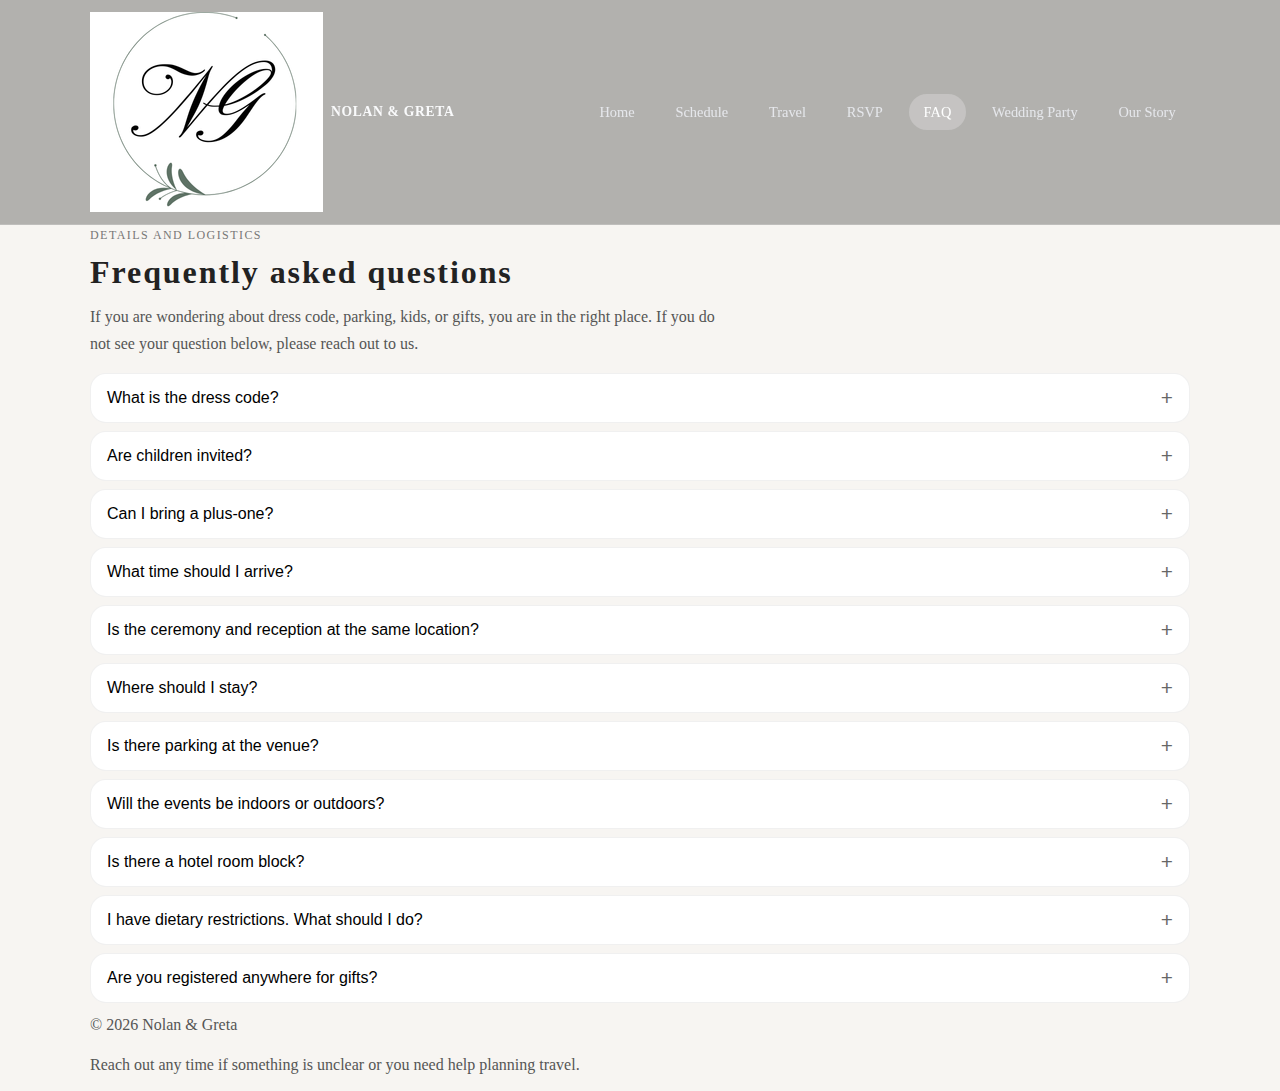
<file: faq.html>
<!DOCTYPE html>
<html lang="en">
<head>
  <meta charset="UTF-8" />
  <title>Nolan & Greta — FAQ</title>
  <meta name="viewport" content="width=device-width, initial-scale=1" />

  <!-- Core styles -->
  <link rel="stylesheet" href="assets/css/base.css" />
  <link rel="stylesheet" href="assets/css/layout.css" />
  <link rel="stylesheet" href="assets/css/components.css" />
  <link rel="stylesheet" href="assets/css/pages.css" />

  <meta
    name="description"
    content="Frequently asked questions about Nolan and Greta's wedding, including dress code, parking, children, and more."
  />
</head>
<body data-page="faq">
  <!-- HEADER / NAVBAR -->
  <header class="site-header">
    <div class="content-width header-inner">
      <div class="logo">
        <a href="index.html">
          <span class="logo-mark">
            <img
              src="assets/img/logo-mark.png"
              alt="Nolan & Greta logo"
              class="logo-mark-image"
            />
          </span>
          <span class="logo-text">Nolan &amp; Greta</span>
        </a>
      </div>

      <button
        class="nav-toggle"
        data-nav-toggle
        aria-label="Toggle navigation"
        aria-expanded="false"
      >
        <span class="nav-toggle-bar"></span>
        <span class="nav-toggle-bar"></span>
        <span class="nav-toggle-bar"></span>
      </button>

      <nav class="site-nav" data-nav>
        <a href="index.html">Home</a>
        <a href="schedule.html">Schedule</a>
        <a href="travel.html">Travel</a>
        <a href="rsvp.html">RSVP</a>
        <a href="faq.html">FAQ</a>
        <a href="party.html">Wedding Party</a>
        <a href="story.html">Our Story</a>
      </nav>
    </div>
    <div class="nav-overlay" data-nav-overlay></div>
  </header>

  <main>
    <section class="page-section">
      <div class="content-width">
        <header class="page-header">
          <p class="page-kicker">Details and logistics</p>
          <h1>Frequently asked questions</h1>
          <p class="page-intro">
            If you are wondering about dress code, parking, kids, or gifts, you are
            in the right place. If you do not see your question below, please reach
            out to us.
          </p>
        </header>

        <div id="faq-list" data-faq-list>
          <!-- Filled by renderFaq() in main.js using FAQ_ITEMS -->
        </div>
      </div>
    </section>
  </main>

  <!-- FOOTER -->
  <footer class="site-footer">
    <div class="content-width footer-inner">
      <p>&copy; <span id="footer-year"></span> Nolan &amp; Greta</p>
      <p class="footer-note">
        Reach out any time if something is unclear or you need help planning travel.
      </p>
    </div>
  </footer>

  <!-- DATA SCRIPTS -->
  <script src="assets/js/data.faq.js"></script>

  <!-- BEHAVIOR SCRIPTS -->
  <script src="assets/js/navbar.js"></script>
  <script src="assets/js/modal.js"></script>
  <script src="assets/js/countdown.js"></script>
  <script src="assets/js/main.js"></script>

  <!-- Footer year -->
  <script>
    (function () {
      var el = document.getElementById("footer-year");
      if (el) {
        el.textContent = new Date().getFullYear();
      }
    })();
  </script>
</body>
</html>
</file>
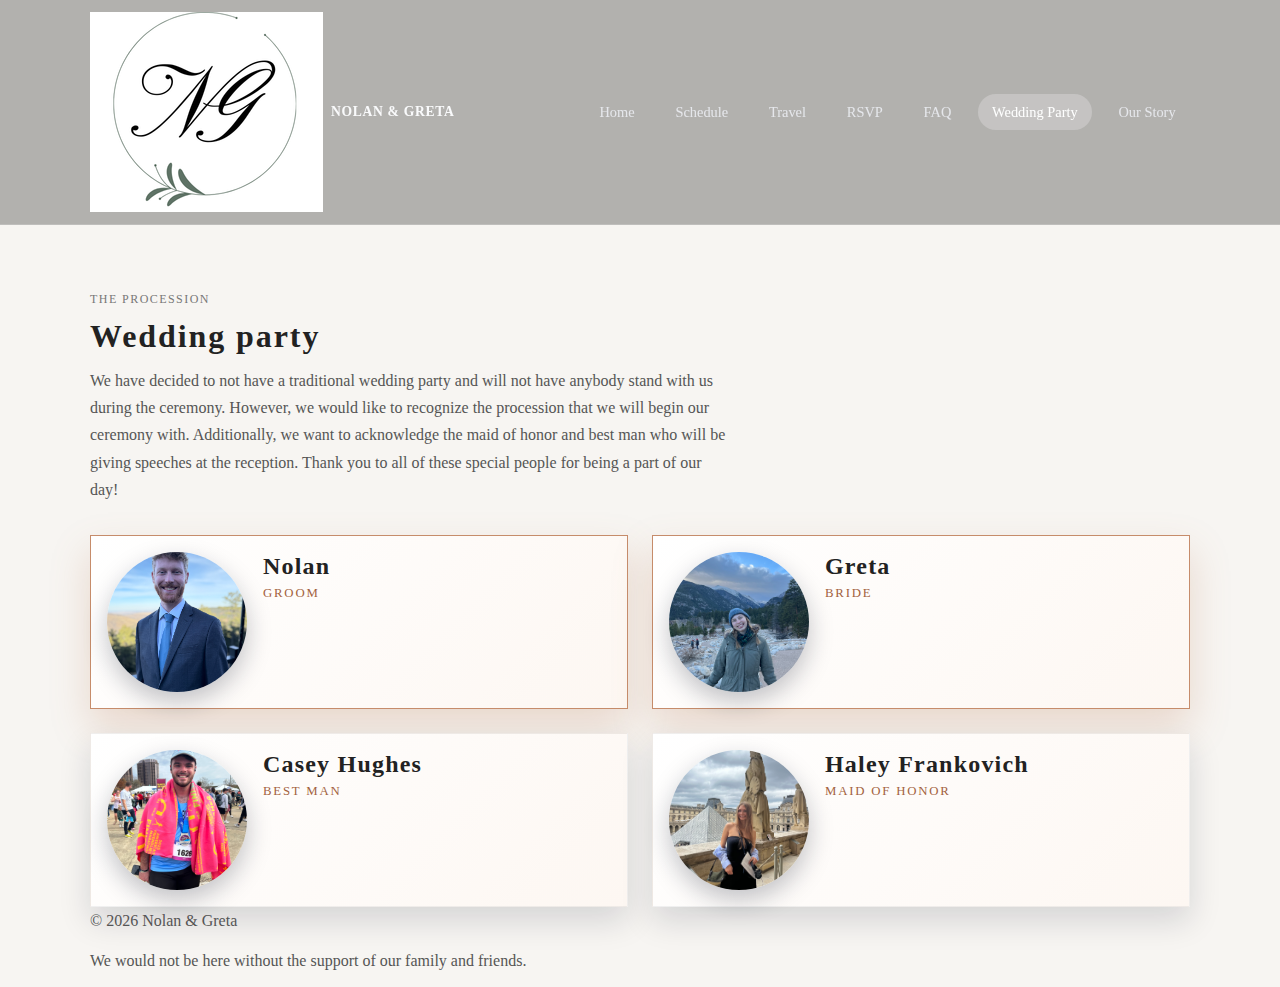
<file: party.html>
<!DOCTYPE html>
<html lang="en">
<head>
  <meta charset="UTF-8" />
  <title>Nolan & Greta — Wedding Party</title>
  <meta name="viewport" content="width=device-width, initial-scale=1" />

  <!-- Core styles -->
  <link rel="stylesheet" href="assets/css/base.css" />
  <link rel="stylesheet" href="assets/css/layout.css" />
  <link rel="stylesheet" href="assets/css/components.css" />
  <link rel="stylesheet" href="assets/css/pages.css" />

  <meta
    name="description"
    content="Meet the wedding party for Nolan and Greta's wedding, including bridesmaids, groomsmen, and other important people."
  />
</head>
<body data-page="party">
  <!-- HEADER / NAVBAR -->
  <header class="site-header">
    <div class="content-width header-inner">
      <div class="logo">
        <a href="index.html">
          <span class="logo-mark">
            <img
              src="assets/img/logo-mark.png"
              alt="Nolan & Greta logo"
              class="logo-mark-image"
            />
          </span>
          <span class="logo-text">Nolan &amp; Greta</span>
        </a>
      </div>

      <button
        class="nav-toggle"
        data-nav-toggle
        aria-label="Toggle navigation"
        aria-expanded="false"
      >
        <span class="nav-toggle-bar"></span>
        <span class="nav-toggle-bar"></span>
        <span class="nav-toggle-bar"></span>
      </button>

      <nav class="site-nav" data-nav>
        <a href="index.html">Home</a>
        <a href="schedule.html">Schedule</a>
        <a href="travel.html">Travel</a>
        <a href="rsvp.html">RSVP</a>
        <a href="faq.html">FAQ</a>
        <a href="party.html">Wedding Party</a>
        <a href="story.html">Our Story</a>
      </nav>
    </div>
    <div class="nav-overlay" data-nav-overlay></div>
  </header>

  <main>
    <section class="page-section">
      <div class="content-width">
        <header class="page-header">
          <p class="page-kicker">The Procession</p>
          <h1>Wedding party</h1>
          <p class="page-intro">
            We have decided to not have a traditional wedding party and will not have anybody stand with us during the ceremony. However,
            we would like to recognize the procession that we will begin our ceremony with. Additionally, we want to acknowledge the maid
            of honor and best man who will be giving speeches at the reception. Thank you to all of these special people for being a part of our day!
          </p>
        </header>

        <div class="party-grid" data-party-list>
          <!-- Filled by renderParty() in main.js using PARTY_MEMBERS -->
        </div>
      </div>
    </section>
  </main>

  <!-- FOOTER -->
  <footer class="site-footer">
    <div class="content-width footer-inner">
      <p>&copy; <span id="footer-year"></span> Nolan &amp; Greta</p>
      <p class="footer-note">
        We would not be here without the support of our family and friends.
      </p>
    </div>
  </footer>

  <!-- DATA SCRIPTS -->
  <script src="assets/js/data.party.js"></script>

  <!-- BEHAVIOR SCRIPTS -->
  <script src="assets/js/navbar.js"></script>
  <script src="assets/js/modal.js"></script>
  <script src="assets/js/countdown.js"></script>
  <script src="assets/js/main.js"></script>

  <!-- Footer year -->
  <script>
    (function () {
      var el = document.getElementById("footer-year");
      if (el) {
        el.textContent = new Date().getFullYear();
      }
    })();
  </script>
</body>
</html>
</file>
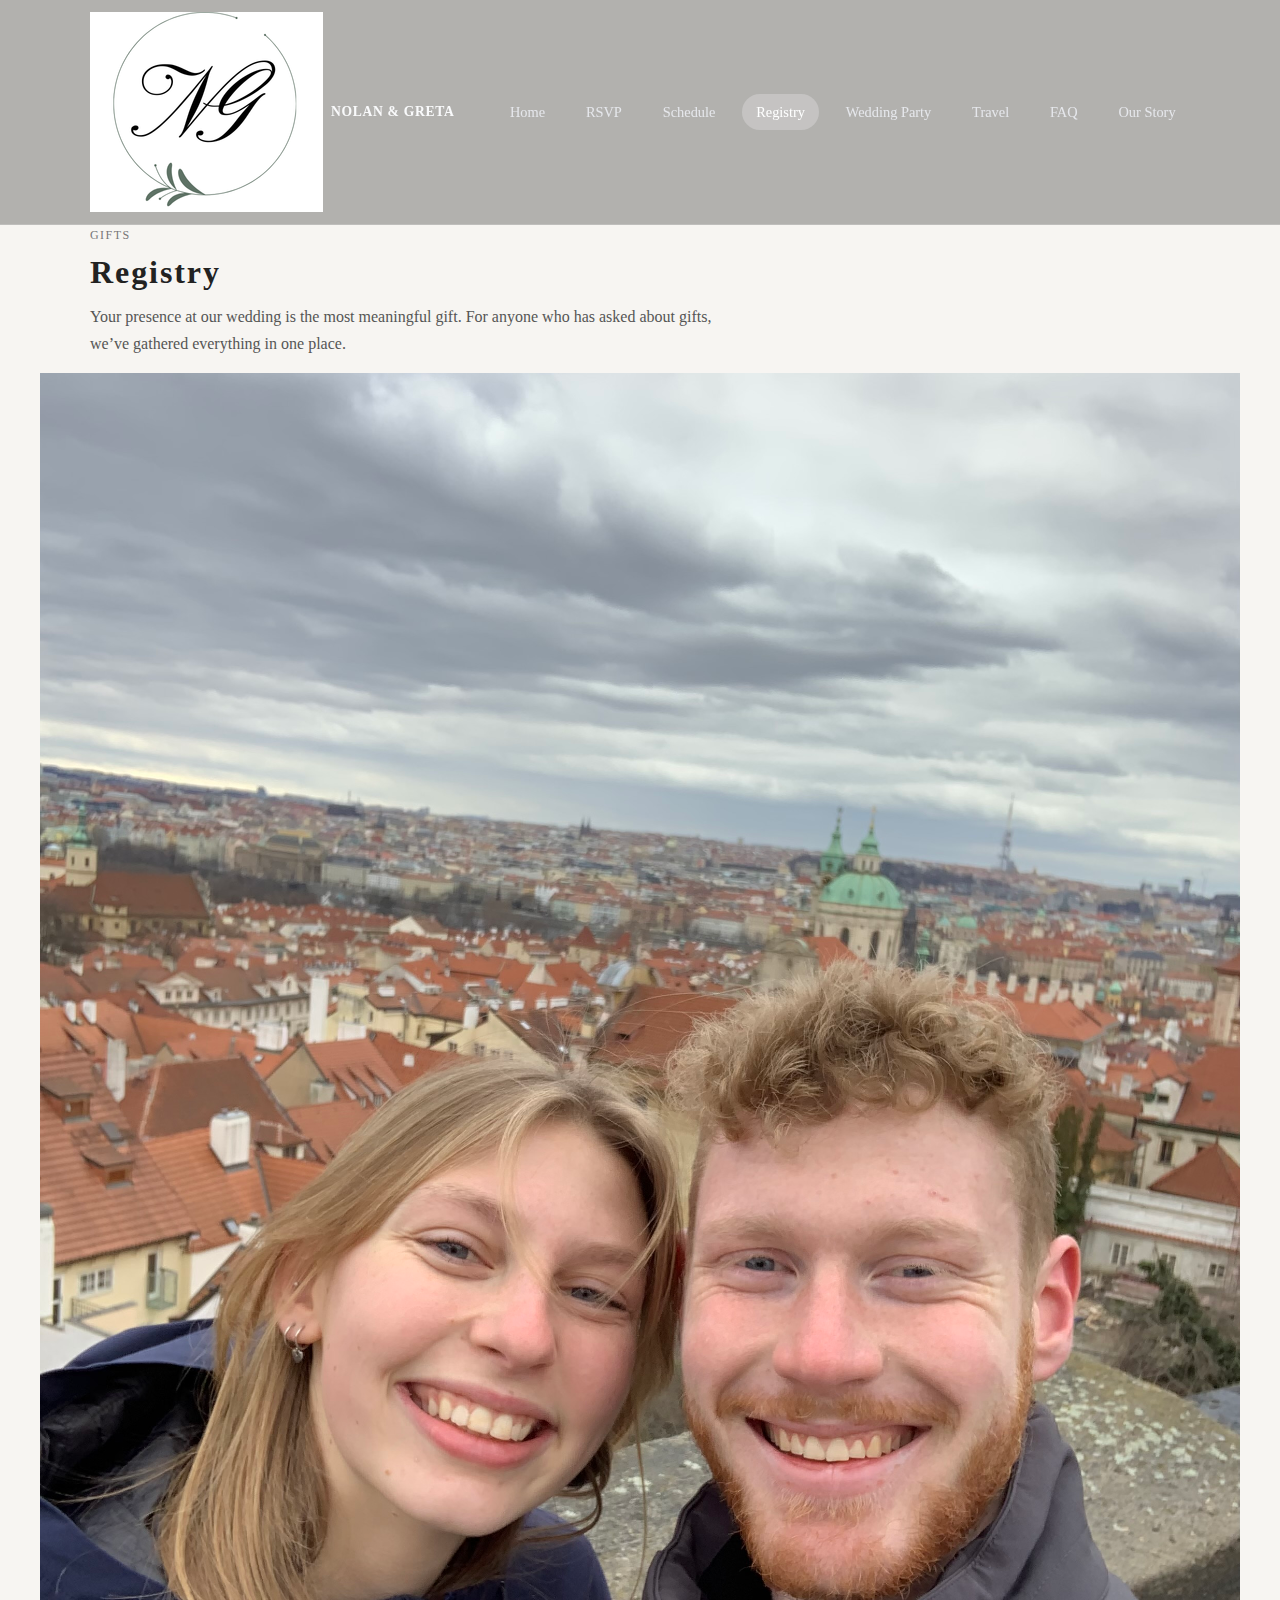
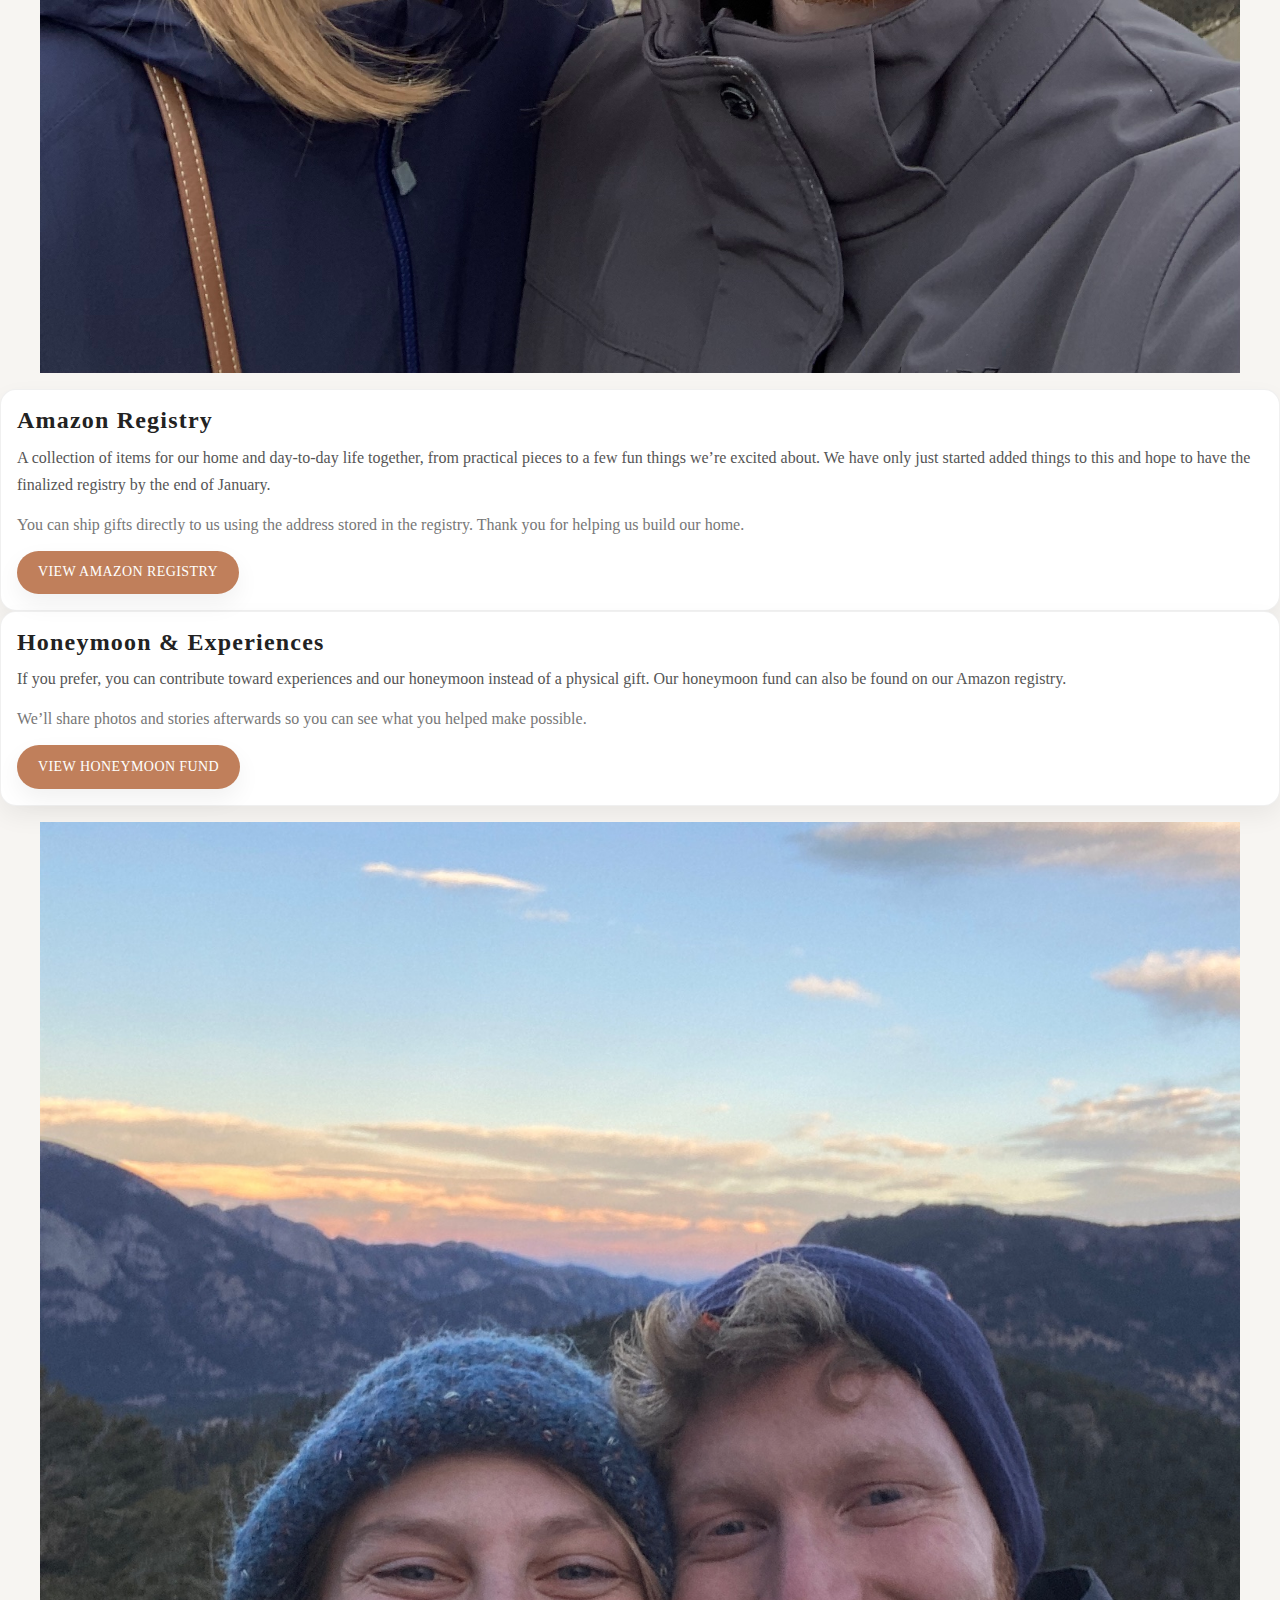
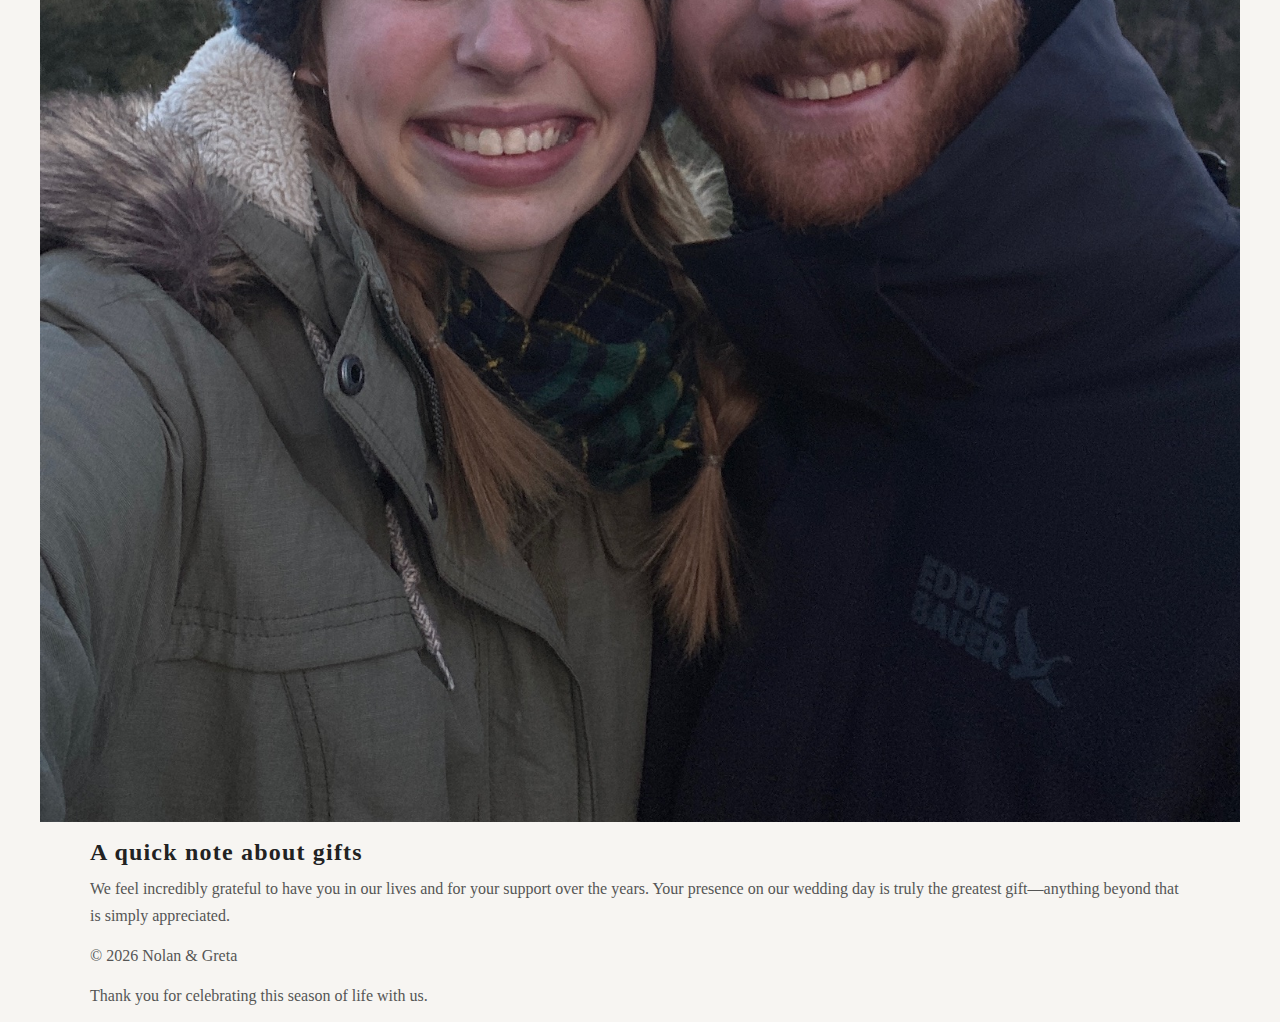
<file: registry.html>
<!DOCTYPE html>
<html lang="en">
<head>
  <meta charset="UTF-8" />
  <title>Nolan & Greta — Registry</title>
  <meta name="viewport" content="width=device-width, initial-scale=1" />

  <!-- Core styles -->
  <link rel="stylesheet" href="assets/css/base.css" />
  <link rel="stylesheet" href="assets/css/layout.css" />
  <link rel="stylesheet" href="assets/css/components.css" />
  <link rel="stylesheet" href="assets/css/pages.css" />

  <meta
    name="description"
    content="Registry information for Nolan and Greta's wedding."
  />
</head>
<body data-page="registry">
  <!-- HEADER / NAVBAR -->
  <header class="site-header">
    <div class="content-width header-inner">
      <div class="logo">
        <a href="index.html">
          <span class="logo-mark">
            <img
              src="assets/img/logo-mark.png"
              alt="Nolan & Greta logo"
              class="logo-mark-image"
            />
          </span>
          <span class="logo-text">Nolan &amp; Greta</span>
        </a>
      </div>

      <!-- Mobile nav toggle -->
      <button
        class="nav-toggle"
        data-nav-toggle
        aria-label="Toggle navigation"
        aria-expanded="false"
      >
        <span class="nav-toggle-bar"></span>
        <span class="nav-toggle-bar"></span>
        <span class="nav-toggle-bar"></span>
      </button>

      <!-- Main navigation -->
      <nav class="site-nav" data-nav>
        <a href="index.html">Home</a>
        <a href="rsvp.html">RSVP</a>
        <a href="schedule.html">Schedule</a>
        <a href="registry.html">Registry</a>
        <a href="party.html">Wedding Party</a>
        <a href="travel.html">Travel</a>
        <a href="faq.html">FAQ</a>
        <a href="story.html">Our Story</a>
      </nav>
    </div>

    <!-- Mobile overlay -->
    <div class="nav-overlay" data-nav-overlay></div>
  </header>

  <main>
    <!-- REGISTRY HERO (mirrors schedule hero style) -->
    <section class="page-section registry-hero">
      <div class="content-width">
        <header class="page-header">
          <p class="page-kicker">Gifts</p>
          <h1>Registry</h1>
          <p class="page-intro registry-intro">
            Your presence at our wedding is the most meaningful gift. For anyone
            who has asked about gifts, we’ve gathered everything in one place.
          </p>
        </header>
      </div>
    </section>

    <!-- REGISTRY LAYOUT: side images + centered cards -->
    <section class="page-section">
      <!-- Full-width wrapper (like story-layout-outer) -->
      <div class="registry-layout-outer">
        <div class="registry-layout">
          <!-- LEFT IMAGE COLUMN -->
          <div class="registry-side registry-side-left">
            <figure class="registry-side-item">
              <img
                src="assets/img/registry-left-1.jpg"
                alt="Detail from our home"
                class="registry-side-image"
              />
            </figure>
            <!-- <figure class="registry-side-item">
              <img
                src="assets/img/registry-left-2.jpg"
                alt="Decor inspiration"
                class="registry-side-image"
              />
            </figure> -->
          </div>

          <!-- CENTER COLUMN: REGISTRY CARDS -->
          <div class="registry-main">
            <div class="registry-grid">
              <!-- Amazon registry -->
              <article class="card registry-card">
                <h2>Amazon Registry</h2>
                <p>
                  A collection of items for our home and day-to-day life together,
                  from practical pieces to a few fun things we’re excited about. We 
                  have only just started added things to this and hope to have the finalized
                  registry by the end of January.
                </p>
                <p class="text-muted registry-meta">
                  You can ship gifts directly to us using the address stored in the
                  registry. Thank you for helping us build our home.
                </p>
                <a
                  class="btn btn-primary"
                  href="https://www.amazon.com/wedding/registry/389QYWL4R2RKY"
                  target="_blank"
                  rel="noopener noreferrer"
                >
                  View Amazon registry
                </a>
              </article>

              <!-- Honeymoon / experiences registry -->
              <article class="card registry-card">
                <h2>Honeymoon &amp; Experiences</h2>
                <p>
                  If you prefer, you can contribute toward experiences and our
                  honeymoon instead of a physical gift. Our honeymoon fund can
                  also be found on our Amazon registry.
                </p>
                <p class="text-muted registry-meta">
                  We’ll share photos and stories afterwards so you can see what you
                  helped make possible.
                </p>
                <a
                  class="btn btn-primary"
                  href="https://www.amazon.com/wedding/registry/389QYWL4R2RKY"
                  target="_blank"
                  rel="noopener noreferrer"
                >
                  View honeymoon fund
                </a>
              </article>
            </div>
          </div>

          <!-- RIGHT IMAGE COLUMN -->
          <div class="registry-side registry-side-right">
            <figure class="registry-side-item">
              <img
                src="assets/img/registry-right-1.jpg"
                alt="Travel moment"
                class="registry-side-image"
              />
            </figure>
            <!-- <figure class="registry-side-item">
              <img
                src="assets/img/registry-right-2.jpg"
                alt="Another favorite moment"
                class="registry-side-image"
              />
            </figure> -->
          </div>
        </div>
      </div>
    </section>

    <!-- NOTE SECTION -->
    <section class="page-section section-alt">
      <div class="content-width">
        <h2>A quick note about gifts</h2>
        <p>
          We feel incredibly grateful to have you in our lives and for your
          support over the years. Your presence on our wedding day is truly the
          greatest gift&mdash;anything beyond that is simply appreciated.
        </p>
      </div>
    </section>
  </main>

  <!-- FOOTER -->
  <footer class="site-footer">
    <div class="content-width footer-inner">
      <p>&copy; <span id="footer-year"></span> Nolan &amp; Greta</p>
      <p class="footer-note">
        Thank you for celebrating this season of life with us.
      </p>
    </div>
  </footer>

  <!-- DATA SCRIPTS (safe to include even if unused on this page) -->
  <script src="assets/js/data.schedule.js"></script>
  <script src="assets/js/data.travel.js"></script>
  <script src="assets/js/data.faq.js"></script>
  <script src="assets/js/data.party.js"></script>

  <!-- BEHAVIOR SCRIPTS -->
  <script src="assets/js/navbar.js"></script>
  <script src="assets/js/modal.js"></script>
  <script src="assets/js/countdown.js"></script>
  <script src="assets/js/main.js"></script>

  <!-- Footer year -->
  <script>
    (function () {
      var el = document.getElementById("footer-year");
      if (el) {
        el.textContent = new Date().getFullYear();
      }
    })();
  </script>
</body>
</html>
</file>
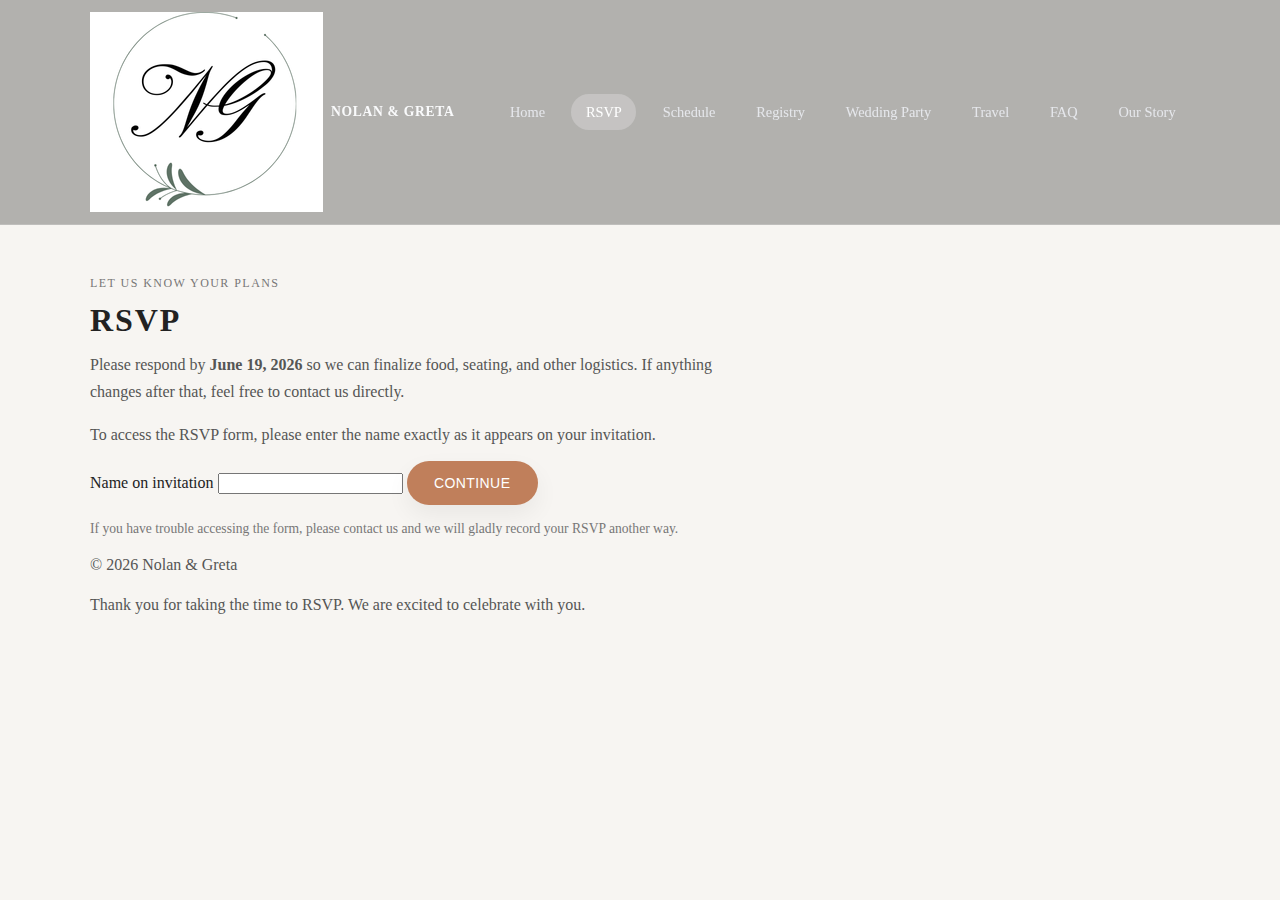
<file: rsvp.html>
<!DOCTYPE html>
<html lang="en">
<head>
  <meta charset="UTF-8" />
  <title>Nolan & Greta — RSVP</title>
  <meta name="viewport" content="width=device-width, initial-scale=1" />

  <!-- Core styles -->
  <link rel="stylesheet" href="assets/css/base.css" />
  <link rel="stylesheet" href="assets/css/layout.css" />
  <link rel="stylesheet" href="assets/css/components.css" />
  <link rel="stylesheet" href="assets/css/pages.css" />

  <meta
    name="description"
    content="RSVP for Nolan and Greta's wedding. Please let us know if you can attend."
  />
</head>
<body data-page="rsvp">
  <!-- HEADER / NAVBAR -->
  <header class="site-header">
    <div class="content-width header-inner">
      <div class="logo">
        <a href="index.html">
          <span class="logo-mark">
            <img
              src="assets/img/logo-mark.png"
              alt="Nolan & Greta logo"
              class="logo-mark-image"
            />
          </span>
          <span class="logo-text">Nolan &amp; Greta</span>
        </a>
      </div>

      <button
        class="nav-toggle"
        data-nav-toggle
        aria-label="Toggle navigation"
        aria-expanded="false"
      >
        <span class="nav-toggle-bar"></span>
        <span class="nav-toggle-bar"></span>
        <span class="nav-toggle-bar"></span>
      </button>

      <nav class="site-nav" data-nav>
        <a href="index.html">Home</a>
        <a href="rsvp.html">RSVP</a>
        <a href="schedule.html">Schedule</a>
        <a href="registry.html">Registry</a>
        <a href="party.html">Wedding Party</a>
        <a href="travel.html">Travel</a>
        <a href="faq.html">FAQ</a>
        <a href="story.html">Our Story</a>
      </nav>
      
    </div>
    <div class="nav-overlay" data-nav-overlay></div>
  </header>

  <main>
    <section class="page-section">
      <div class="content-width">
        <header class="page-header">
          <p class="page-kicker">Let us know your plans</p>
          <h1>RSVP</h1>
          <p class="page-intro">
            Please respond by <strong>June 19, 2026</strong> so we can finalize
            food, seating, and other logistics. If anything changes after that,
            feel free to contact us directly.
          </p>
        </header>

        <!-- Soft gate: name check before showing the form -->
        <div id="rsvp-gate">
          <p>
            To access the RSVP form, please enter the name exactly as it appears
            on your invitation.
          </p>
          <form id="rsvp-name-form" class="rsvp-name-form">
            <label for="guest-name">
              Name on invitation
            </label>
            <input
              id="guest-name"
              name="guest-name"
              type="text"
              autocomplete="name"
              required
            />
            <button class="btn btn-primary btn-large" type="submit">
              Continue
            </button>
          </form>
          <p
            id="rsvp-error"
            class="text-muted"
            style="margin-top: 0.5rem; font-size: 0.9rem;"
            aria-live="polite"
          ></p>
        </div>

        <!-- Hidden until gate passes -->
        <div
          id="rsvp-form-container"
          class="rsvp-iframe-wrapper"
          hidden
        >
          <iframe
            src="https://docs.google.com/forms/d/e/1FAIpQLScn681YMdFl8GTFfgYEol0fnN9E9yoaOnthcmQE-zMYenaBRA/viewform?embedded=true"
            width="100%"
            height="1200"
            frameborder="0"
            marginheight="0"
            marginwidth="0"
          >
            Loading…
          </iframe>
        </div>

        <p class="text-muted" style="margin-top: 0.75rem; font-size: 0.85rem;">
          If you have trouble accessing the form, please contact us and we will
          gladly record your RSVP another way.
        </p>
      </div>
    </section>
  </main>

  <!-- FOOTER -->
  <footer class="site-footer">
    <div class="content-width footer-inner">
      <p>&copy; <span id="footer-year"></span> Nolan &amp; Greta</p>
      <p class="footer-note">
        Thank you for taking the time to RSVP. We are excited to celebrate with you.
      </p>
    </div>
  </footer>

  <!-- DATA SCRIPTS -->
  <script src="assets/js/data.invited.js"></script>

  <!-- BEHAVIOR SCRIPTS -->
  <script src="assets/js/rsvp-gate.js"></script>
  <script src="assets/js/navbar.js"></script>
  <script src="assets/js/modal.js"></script>
  <script src="assets/js/countdown.js"></script>
  <script src="assets/js/main.js"></script>

  <!-- Footer year -->
  <script>
    (function () {
      var el = document.getElementById("footer-year");
      if (el) {
        el.textContent = new Date().getFullYear();
      }
    })();
  </script>
</body>
</html>
</file>
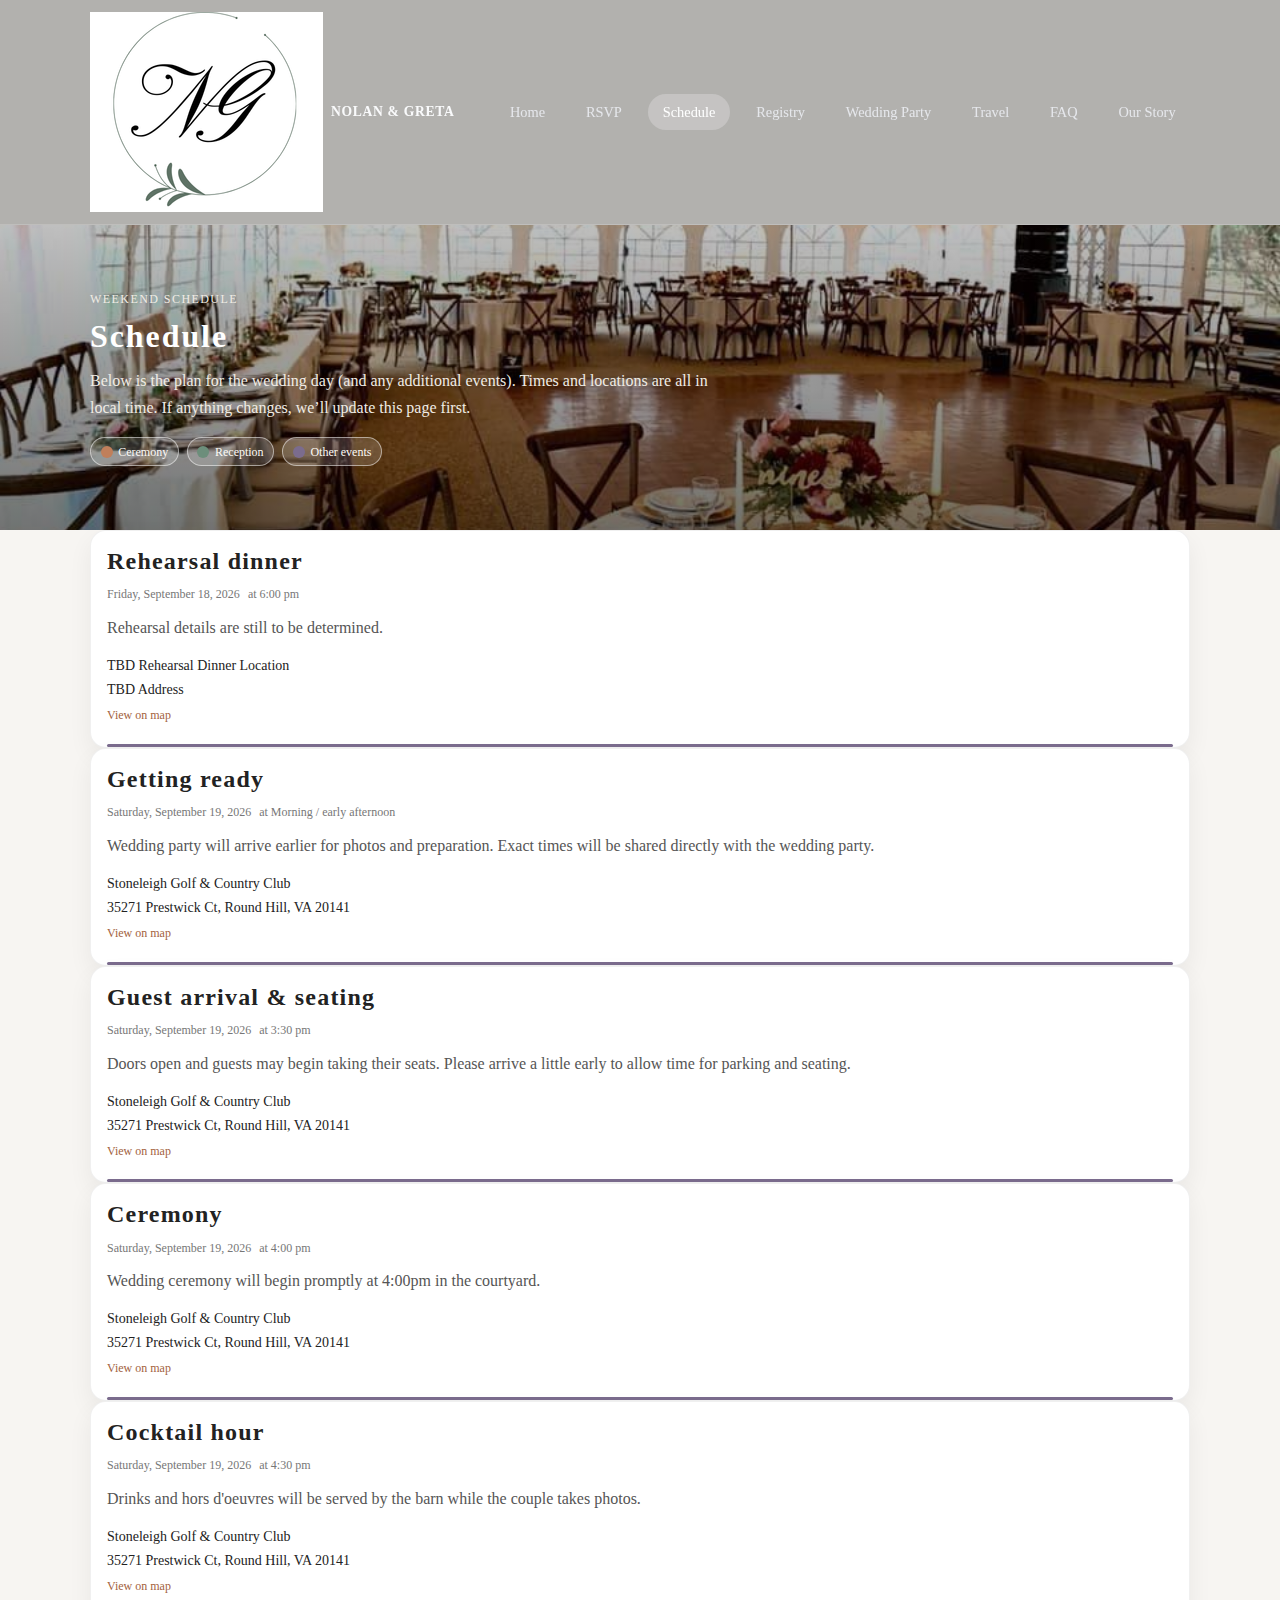
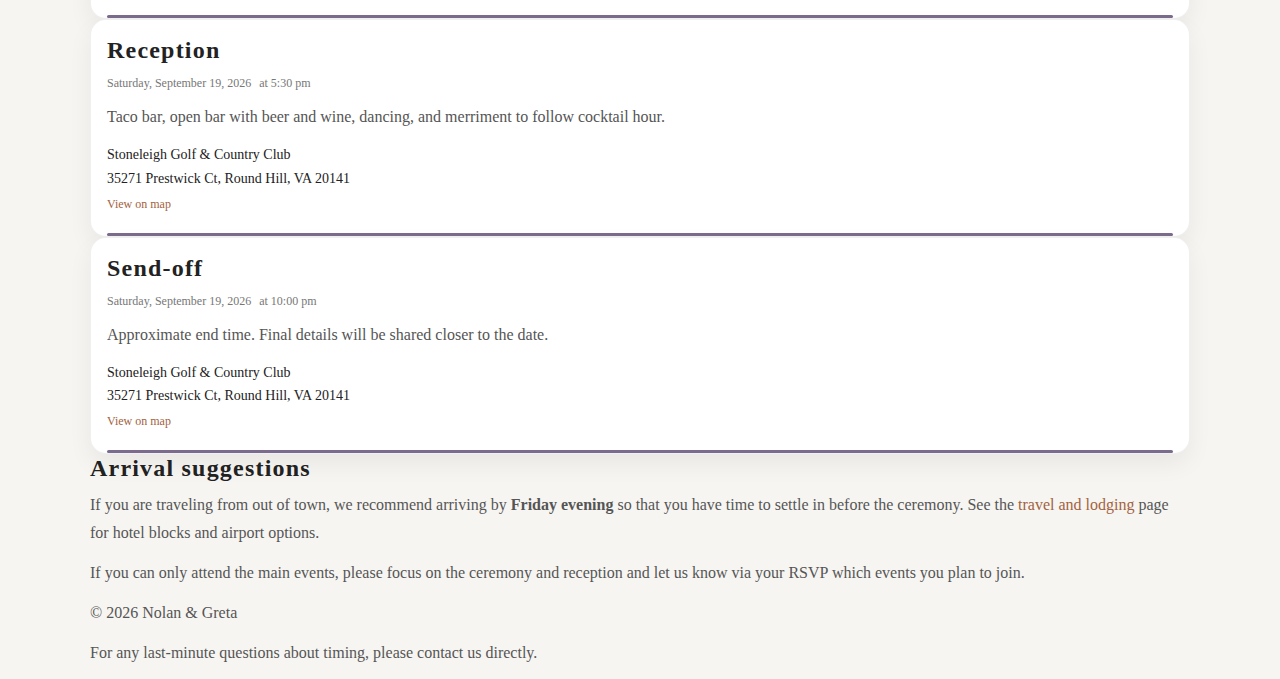
<file: schedule.html>
<!DOCTYPE html>
<html lang="en">
<head>
  <meta charset="UTF-8" />
  <title>Nolan & Greta — Schedule</title>
  <meta name="viewport" content="width=device-width, initial-scale=1" />

  <!-- Core styles -->
  <link rel="stylesheet" href="assets/css/base.css" />
  <link rel="stylesheet" href="assets/css/layout.css" />
  <link rel="stylesheet" href="assets/css/components.css" />
  <link rel="stylesheet" href="assets/css/pages.css" />

  <meta
    name="description"
    content="Schedule for the wedding weekend of Nolan and Greta: ceremony, reception, and other events."
  />
</head>
<body data-page="schedule">
  <!-- HEADER / NAVBAR (same structure as index.html) -->
  <header class="site-header">
    <div class="content-width header-inner">
      <div class="logo">
        <a href="index.html">
          <span class="logo-mark">
            <img
              src="assets/img/logo-mark.png"
              alt="Nolan & Greta logo"
              class="logo-mark-image"
            />
          </span>
          <span class="logo-text">Nolan &amp; Greta</span>
        </a>
      </div>

      <!-- Mobile nav toggle -->
      <button
        class="nav-toggle"
        data-nav-toggle
        aria-label="Toggle navigation"
        aria-expanded="false"
      >
        <span class="nav-toggle-bar"></span>
        <span class="nav-toggle-bar"></span>
        <span class="nav-toggle-bar"></span>
      </button>

      <!-- Main navigation -->
      <nav class="site-nav" data-nav>
        <a href="index.html">Home</a>
        <a href="rsvp.html">RSVP</a>
        <a href="schedule.html">Schedule</a>
        <a href="registry.html">Registry</a>
        <a href="party.html">Wedding Party</a>
        <a href="travel.html">Travel</a>
        <a href="faq.html">FAQ</a>
        <a href="story.html">Our Story</a>
      </nav>
      
    </div>

    <!-- Mobile overlay -->
    <div class="nav-overlay" data-nav-overlay></div>
  </header>

  <main>
    <!-- PAGE HEADER -->
    <section class="page-section schedule-hero">
      <div class="content-width">
        <header class="page-header">
          <p class="page-kicker">Weekend schedule</p>
          <h1>Schedule</h1>
          <p class="page-intro">
            Below is the plan for the wedding day (and any additional events).
            Times and locations are all in local time. If anything changes, we’ll
            update this page first.
          </p>
        </header>

        <!-- Legend (optional) -->
        <div class="schedule-legend">
          <span class="legend-item legend-ceremony">Ceremony</span>
          <span class="legend-item legend-reception">Reception</span>
          <span class="legend-item legend-other">Other events</span>
        </div>
      </div>
    </section>

    <!-- SCHEDULE LIST (rendered by main.js using SCHEDULE_ITEMS & VENUES) -->
    <section class="page-section">
      <div class="content-width">
        <div id="schedule-list" class="schedule-list" data-schedule-list>
          <!-- Populated by renderSchedule() in main.js -->
        </div>
      </div>
    </section>

    <!-- OPTIONAL NOTE SECTION -->
    <section class="page-section section-alt">
      <div class="content-width">
        <h2>Arrival suggestions</h2>
        <p>
          If you are traveling from out of town, we recommend arriving by
          <strong>Friday evening</strong> so that you have time to settle in
          before the ceremony. See the
          <a href="travel.html">travel and lodging</a> page for hotel blocks and
          airport options.
        </p>
        <p>
          If you can only attend the main events, please focus on the ceremony
          and reception and let us know via your RSVP which events you plan to
          join.
        </p>
      </div>
    </section>
  </main>

  <!-- FOOTER -->
  <footer class="site-footer">
    <div class="content-width footer-inner">
      <p>&copy; <span id="footer-year"></span> Nolan &amp; Greta</p>
      <p class="footer-note">
        For any last-minute questions about timing, please contact us directly.
      </p>
    </div>
  </footer>

  <!-- DATA SCRIPTS -->
  <script src="assets/js/data.schedule.js"></script>
  <!-- You can add other data files here if you want, but not required on this page -->
  <!-- <script src="assets/js/data.travel.js"></script> -->
  <!-- <script src="assets/js/data.faq.js"></script> -->
  <!-- <script src="assets/js/data.party.js"></script> -->

  <!-- BEHAVIOR SCRIPTS -->
  <script src="assets/js/navbar.js"></script>
  <script src="assets/js/modal.js"></script>
  <script src="assets/js/countdown.js"></script>
  <script src="assets/js/main.js"></script>

  <!-- Footer year -->
  <script>
    (function () {
      var el = document.getElementById("footer-year");
      if (el) {
        el.textContent = new Date().getFullYear();
      }
    })();
  </script>
</body>
</html>
</file>
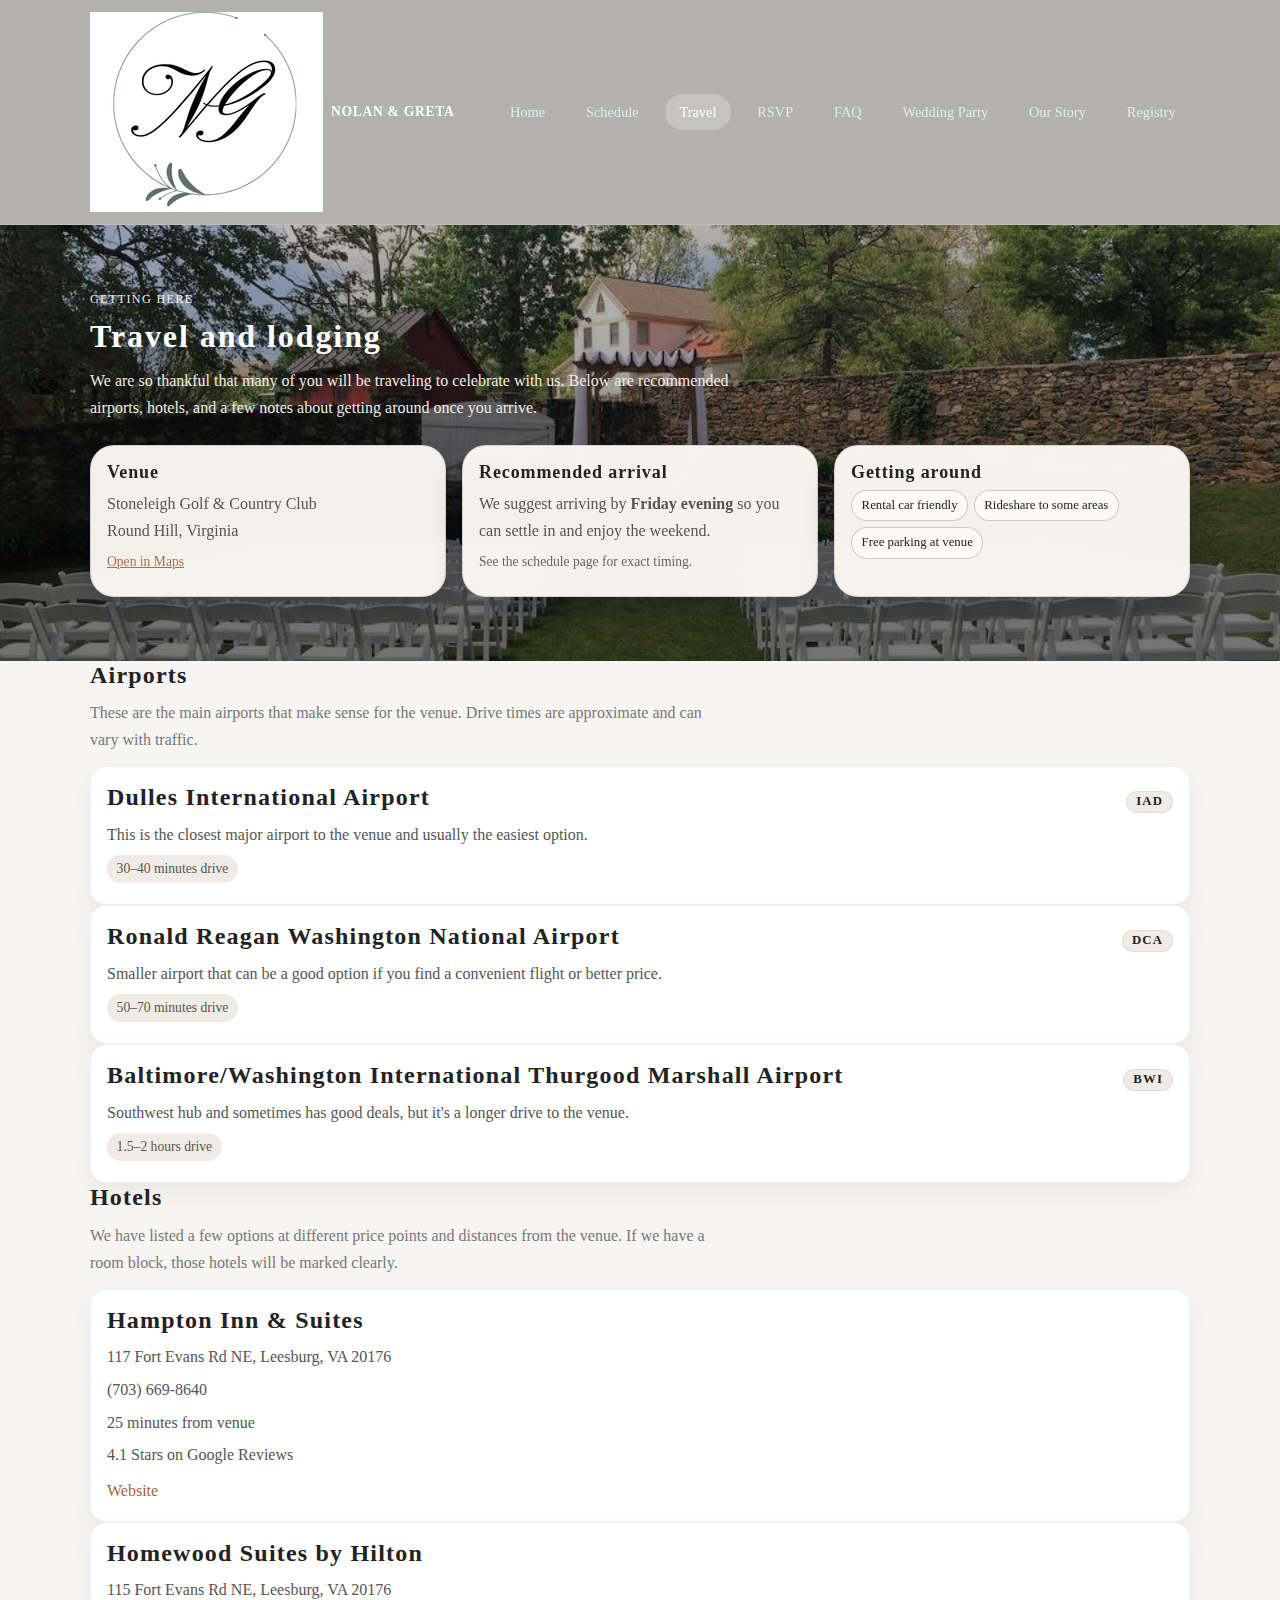
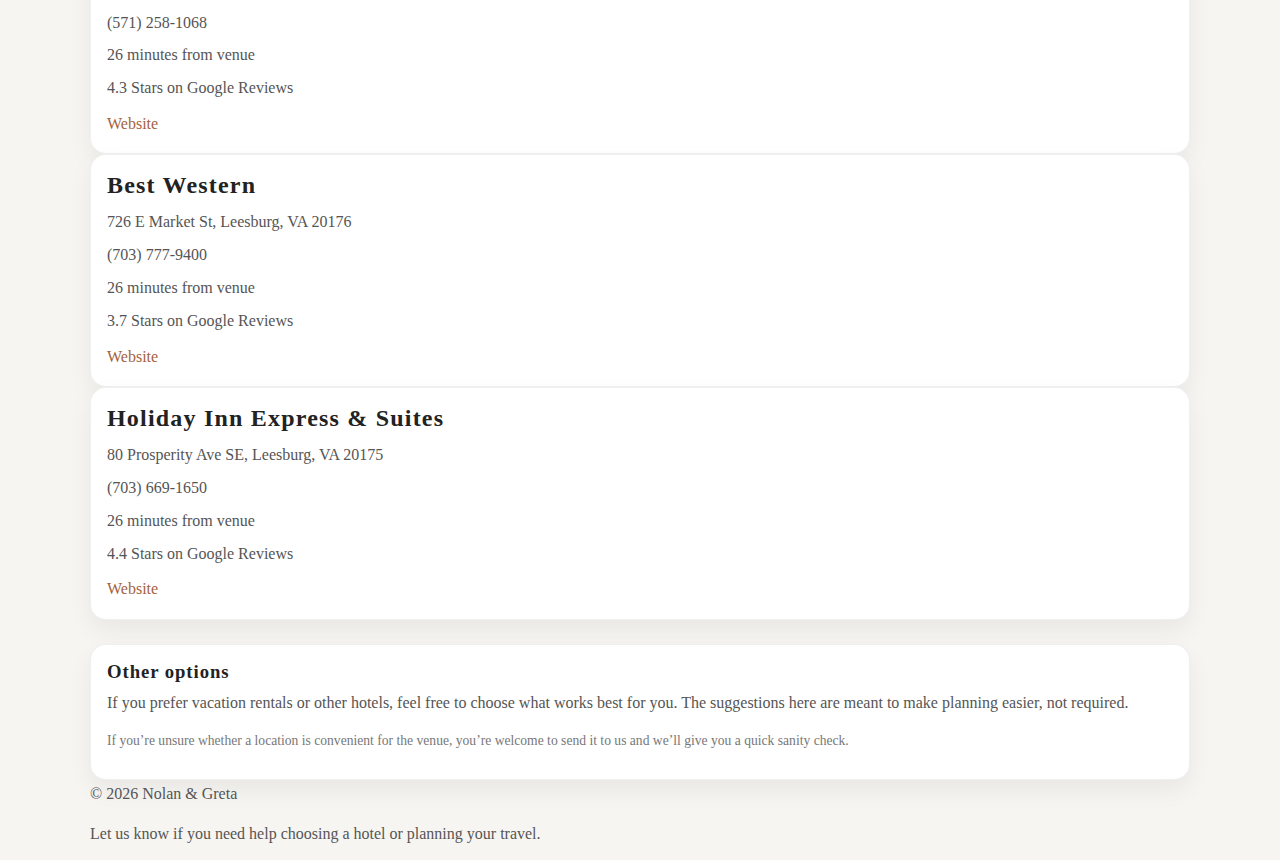
<file: travel.html>
<!DOCTYPE html>
<html lang="en">
<head>
  <meta charset="UTF-8" />
  <title>Nolan & Greta — Travel and Lodging</title>
  <meta name="viewport" content="width=device-width, initial-scale=1" />

  <!-- Core styles -->
  <link rel="stylesheet" href="assets/css/base.css" />
  <link rel="stylesheet" href="assets/css/layout.css" />
  <link rel="stylesheet" href="assets/css/components.css" />
  <link rel="stylesheet" href="assets/css/pages.css" />

  <meta
    name="description"
    content="Travel and lodging information for Nolan and Greta's wedding, including airports, hotels, and local transportation."
  />
</head>
<body data-page="travel">
  <!-- HEADER / NAVBAR -->
  <header class="site-header">
    <div class="content-width header-inner">
      <div class="logo">
        <a href="index.html">
          <span class="logo-mark">
            <img
              src="assets/img/logo-mark.png"
              alt="Nolan & Greta logo"
              class="logo-mark-image"
            />
          </span>
          <span class="logo-text">Nolan &amp; Greta</span>
        </a>
      </div>

      <button
        class="nav-toggle"
        data-nav-toggle
        aria-label="Toggle navigation"
        aria-expanded="false"
      >
        <span class="nav-toggle-bar"></span>
        <span class="nav-toggle-bar"></span>
        <span class="nav-toggle-bar"></span>
      </button>

      <nav class="site-nav" data-nav>
        <a href="index.html">Home</a>
        <a href="schedule.html">Schedule</a>
        <a href="travel.html">Travel</a>
        <a href="rsvp.html">RSVP</a>
        <a href="faq.html">FAQ</a>
        <a href="party.html">Wedding Party</a>
        <a href="story.html">Our Story</a>
        <a href="registry.html">Registry</a>
      </nav>
    </div>
    <div class="nav-overlay" data-nav-overlay></div>
  </header>

  <main>
    <!-- TRAVEL HERO -->
    <section class="page-section travel-hero">
      <div class="content-width">
        <header class="page-header">
          <p class="page-kicker">Getting here</p>
          <h1>Travel and lodging</h1>
          <p class="page-intro travel-intro">
            We are so thankful that many of you will be traveling to celebrate with
            us. Below are recommended airports, hotels, and a few notes about
            getting around once you arrive.
          </p>
        </header>

        <div class="travel-facts-grid">
          <article class="travel-fact-card">
            <h2>Venue</h2>
            <p>
              Stoneleigh Golf &amp; Country Club<br />
              Round Hill, Virginia
            </p>
            <p class="travel-fact-meta">
              <a
                href="https://maps.app.goo.gl/"
                target="_blank"
                rel="noopener noreferrer"
              >
                Open in Maps
              </a>
            </p>
          </article>

          <article class="travel-fact-card">
            <h2>Recommended arrival</h2>
            <p>
              We suggest arriving by <strong>Friday evening</strong> so you can
              settle in and enjoy the weekend.
            </p>
            <p class="travel-fact-meta">
              See the schedule page for exact timing.
            </p>
          </article>

          <article class="travel-fact-card">
            <h2>Getting around</h2>
            <ul class="travel-badges">
              <li class="travel-badge">Rental car friendly</li>
              <li class="travel-badge">Rideshare to some areas</li>
              <li class="travel-badge">Free parking at venue</li>
            </ul>
          </article>
        </div>
      </div>
    </section>

    <!-- AIRPORTS -->
    <section class="page-section section-alt">
      <div class="content-width">
        <div class="section-header">
          <h2>Airports</h2>
          <p class="text-muted">
            These are the main airports that make sense for the venue. Drive times are
            approximate and can vary with traffic.
          </p>
        </div>

        <div class="card-grid" data-travel-airports>
          <!-- Filled by renderTravel() using TRAVEL_AIRPORTS -->
        </div>
      </div>
    </section>

    <!-- HOTELS -->
    <section class="page-section">
      <div class="content-width">
        <div class="section-header">
          <h2>Hotels</h2>
          <p class="text-muted">
            We have listed a few options at different price points and distances from
            the venue. If we have a room block, those hotels will be marked clearly.
          </p>
        </div>

        <div class="card-grid" data-travel-hotels>
          <!-- Filled by renderTravel() using TRAVEL_HOTELS -->
        </div>

        <div class="card travel-note-card">
          <h3>Other options</h3>
          <p>
            If you prefer vacation rentals or other hotels, feel free to choose what
            works best for you. The suggestions here are meant to make planning
            easier, not required.
          </p>
          <p class="text-muted" style="margin-top: 0.5rem; font-size: 0.85rem;">
            If you’re unsure whether a location is convenient for the venue, you’re
            welcome to send it to us and we’ll give you a quick sanity check.
          </p>
        </div>
      </div>
    </section>
  </main>

  <!-- FOOTER -->
  <footer class="site-footer">
    <div class="content-width footer-inner">
      <p>&copy; <span id="footer-year"></span> Nolan &amp; Greta</p>
      <p class="footer-note">
        Let us know if you need help choosing a hotel or planning your travel.
      </p>
    </div>
  </footer>

  <!-- DATA SCRIPTS -->
  <script src="assets/js/data.travel.js"></script>

  <!-- BEHAVIOR SCRIPTS -->
  <script src="assets/js/navbar.js"></script>
  <script src="assets/js/modal.js"></script>
  <script src="assets/js/countdown.js"></script>
  <script src="assets/js/main.js"></script>

  <!-- Footer year -->
  <script>
    (function () {
      var el = document.getElementById("footer-year");
      if (el) {
        el.textContent = new Date().getFullYear();
      }
    })();
  </script>
</body>
</html>
</file>
<file: assets/css/layout.css>
/* ------------------------------
   Site header & navigation
------------------------------ */

.site-header {
  position: sticky;
  top: 0;
  z-index: 50;
  backdrop-filter: blur(18px);
  -webkit-backdrop-filter: blur(18px);
  background: rgba(0, 0, 0, 0.28);
  border-bottom: 1px solid rgba(255, 255, 255, 0.16);
  transition:
    background-color 0.25s ease,
    border-color 0.25s ease,
    box-shadow 0.25s ease,
    transform 0.25s ease;
}

/* Slight shrink + solid surface once you scroll */
.site-header.is-scrolled {
  background: rgba(255, 255, 255, 0.96);
  border-bottom-color: rgba(15, 23, 42, 0.08);
  box-shadow: 0 18px 35px rgba(15, 23, 42, 0.16);
}

.site-header .header-inner {
  display: flex;
  align-items: center;
  justify-content: space-between;
  gap: 1.5rem;
  padding-block: 0.75rem;
}

/* Logo */
.logo {
  display: inline-flex;
  align-items: center;
  gap: 0.4rem;
  font-weight: 600;
  letter-spacing: 0.05em;
  text-transform: uppercase;
  font-size: 0.85rem;
}

.logo a {
  display: inline-flex;
  align-items: center;
  gap: 0.5rem;
  text-decoration: none;
}

.logo-mark {
  display: inline-flex;
  align-items: center;
  justify-content: center;
  min-width: 2rem;
  min-height: 2rem;
  border-radius: 999px;
  background: rgba(255, 255, 255, 0.9);
  color: #111827;
  font-size: 0.9rem;
  font-weight: 700;
}

.logo-text {
  color: #f9fafb;
}

/* When header is scrolled, dark text for logo */
.site-header.is-scrolled .logo-text {
  color: #111827;
}

/* Navigation links */
.site-nav {
  display: flex;
  align-items: center;
  gap: 0.75rem;
  font-size: 0.9rem;
}

.site-nav a {
  position: relative;
  display: inline-flex;
  align-items: center;
  padding: 0.35rem 0.9rem;
  border-radius: 999px;
  text-decoration: none;
  color: #e5e7eb;
  transition:
    color 0.2s ease,
    background-color 0.2s ease,
    transform 0.15s ease;
  font-weight: 500;
}

.site-nav a:hover,
.site-nav a:focus-visible {
  background-color: rgba(255, 255, 255, 0.18);
  color: #ffffff;
  transform: translateY(-1px);
}

/* Active link pill */
.site-nav a.is-active {
  background-color: rgba(255, 255, 255, 0.24);
  color: #ffffff;
}

/* Adjust colors when header is scrolled (light background) */
.site-header.is-scrolled .site-nav a {
  color: #111827;
}

.site-header.is-scrolled .site-nav a:hover,
.site-header.is-scrolled .site-nav a:focus-visible {
  background-color: rgba(15, 23, 42, 0.06);
  color: #111827;
}

.site-header.is-scrolled .site-nav a.is-active {
  background-color: #111827;
  color: #f9fafb;
}

/* Mobile nav toggle */
.nav-toggle {
  display: none;
  border: 0;
  background: transparent;
  padding: 0.35rem;
  border-radius: 999px;
  cursor: pointer;
  align-items: center;
  justify-content: center;
  gap: 0.2rem;
  transition:
    background-color 0.2s ease,
    transform 0.15s ease;
}

.nav-toggle:focus-visible {
  outline: 2px solid #f9fafb;
  outline-offset: 2px;
}

.nav-toggle:hover {
  background-color: rgba(255, 255, 255, 0.14);
  transform: translateY(-1px);
}

.nav-toggle-bar {
  display: block;
  width: 1.2rem;
  height: 2px;
  border-radius: 999px;
  background-color: #f9fafb;
  transition:
    transform 0.2s ease,
    opacity 0.2s ease,
    background-color 0.2s ease;
}

/* Toggle bars color when scrolled */
.site-header.is-scrolled .nav-toggle-bar {
  background-color: #111827;
}

/* Turn the hamburger into an "X" when nav open */
.site-header.is-nav-open .nav-toggle-bar:nth-child(1) {
  transform: translateY(4px) rotate(45deg);
}

.site-header.is-nav-open .nav-toggle-bar:nth-child(2) {
  opacity: 0;
}

.site-header.is-nav-open .nav-toggle-bar:nth-child(3) {
  transform: translateY(-4px) rotate(-45deg);
}

/* Overlay for mobile nav */
.nav-overlay {
  position: fixed;
  inset: 0;
  background: rgba(15, 23, 42, 0.55);
  opacity: 0;
  pointer-events: none;
  transition: opacity 0.25s ease;
  z-index: 40;
}

.nav-overlay.is-active {
  opacity: 1;
  pointer-events: auto;
}

/* Prevent body scroll when nav is open */
body.no-scroll {
  overflow: hidden;
}

/* Desktop layout */
@media (min-width: 768px) {
  .nav-toggle {
    display: none;
  }

  .site-nav {
    position: static;
  }

  .nav-overlay {
    display: none !important;
  }
}

/* Mobile layout */
@media (max-width: 767.98px) {
  .nav-toggle {
    display: inline-flex;
  }

  .site-nav {
    position: fixed;
    inset: 0;
    padding-top: 5rem;
    padding-bottom: 2.5rem;
    padding-inline: 1.5rem;
    flex-direction: column;
    justify-content: flex-start;
    align-items: center;
    background-color: #f9fafb;
    transform: translateY(-100%);
    opacity: 0;
    pointer-events: none;
    transition:
      transform 0.25s ease,
      opacity 0.25s ease;
    z-index: 45;
  }

  .site-header.is-nav-open .site-nav {
    transform: translateY(0);
    opacity: 1;
    pointer-events: auto;
  }

  .site-nav a {
    color: #111827;
    width: 100%;
    max-width: 18rem;
    justify-content: center;
    background-color: transparent;
  }

  .site-nav a:hover,
  .site-nav a:focus-visible {
    background-color: rgba(15, 23, 42, 0.06);
    color: #111827;
  }

  .site-nav a.is-active {
    background-color: #111827;
    color: #f9fafb;
  }

  .site-header.is-scrolled .logo-text {
    color: #111827;
  }
}
</file>
<file: assets/css/components.css>
/* ------------------------------
   Components: buttons, cards, countdown, schedule, faq, party, modal
------------------------------ */

/* Buttons */

.btn {
    display: inline-flex;
    align-items: center;
    justify-content: center;
    padding: 0.55rem 1.25rem;
    border-radius: var(--radius-pill);
    border: 1px solid transparent;
    font-size: var(--font-size-sm);
    font-weight: 500;
    letter-spacing: 0.03em;
    text-transform: uppercase;
    text-decoration: none;
    cursor: pointer;
    transition: transform 0.1s ease, box-shadow 0.1s ease, background-color 0.1s ease,
      border-color 0.1s ease, color 0.1s ease;
    white-space: nowrap;
  }
  
  .btn-primary {
    background-color: var(--color-accent);
    color: var(--color-accent-contrast);
    box-shadow: var(--shadow-soft);
  }
  
  .btn-primary:hover,
  .btn-primary:focus-visible {
    background-color: var(--color-accent-strong);
    box-shadow: var(--shadow-strong);
    text-decoration: none;
  }
  
  .btn-outline {
    background-color: transparent;
    color: var(--color-accent-strong);
    border-color: var(--color-accent-soft);
  }
  
  .btn-outline:hover,
  .btn-outline:focus-visible {
    background-color: var(--color-accent-soft);
    text-decoration: none;
  }
  
  .btn-small {
    padding: 0.35rem 0.9rem;
    font-size: var(--font-size-xs);
  }
  
  .btn-large {
    padding: 0.8rem 1.65rem;
  }
  
  .btn-link {
    border: none;
    background: none;
    padding: 0;
    font-size: var(--font-size-sm);
    color: var(--color-accent-strong);
    cursor: pointer;
    text-decoration: underline;
  }
  
  .btn-link:hover,
  .btn-link:focus-visible {
    color: var(--color-accent);
  }
  
  /* Cards */
  
  .card {
    background-color: var(--color-surface);
    border-radius: var(--radius-md);
    padding: var(--space-md);
    box-shadow: var(--shadow-soft);
    border: 1px solid var(--color-border-subtle);
  }
  
  .card h3 {
    margin-bottom: 0.3em;
  }
  
  .card-link {
    display: inline-flex;
    align-items: center;
    gap: 4px;
    margin-top: var(--space-xs);
    font-size: var(--font-size-sm);
    text-decoration: none;
    color: var(--color-accent-strong);
  }
  
  .card-link::after {
    content: "→";
    font-size: 0.85em;
  }
  
  .card-link:hover,
  .card-link:focus-visible {
    text-decoration: underline;
  }
  
  /* Hero specific text */
  
  .hero-kicker {
    text-transform: uppercase;
    letter-spacing: 0.12em;
    font-size: var(--font-size-xs);
    color: var(--color-text-soft);
    margin-bottom: var(--space-xs);
  }
  
  .hero-title {
    font-size: clamp(2.3rem, 6vw, 3.3rem);
    letter-spacing: 0.06em;
  }
  
  .hero-meta {
    margin-bottom: var(--space-sm);
  }
  
  .hero-date,
  .hero-city {
    padding: 0.15rem 0.7rem;
    border-radius: var(--radius-pill);
    background-color: var(--color-surface);
    border: 1px solid var(--color-border-subtle);
  }
  
  /* Page headers */
  
  .page-header {
    margin-bottom: var(--space-md);
  }
  
  .page-kicker {
    text-transform: uppercase;
    letter-spacing: 0.12em;
    font-size: var(--font-size-xs);
    color: var(--color-text-soft);
    margin-bottom: var(--space-xs);
  }
  
  .page-intro {
    max-width: 40rem;
  }
  
  /* Countdown */
  
  .countdown-card {
    background-color: var(--color-surface);
    border-radius: var(--radius-lg);
    padding: var(--space-md);
    box-shadow: var(--shadow-soft);
    border: 1px solid var(--color-border-subtle);
  }
  
  .countdown-title {
    font-size: var(--font-size-lg);
    margin-bottom: var(--space-sm);
  }
  
  .countdown-grid {
    display: grid;
    grid-template-columns: repeat(4, minmax(0, 1fr));
    gap: var(--space-xs);
    margin-bottom: var(--space-xs);
  }
  
  .countdown-unit {
    text-align: center;
    padding: var(--space-xs);
    border-radius: var(--radius-md);
    background-color: var(--color-bg);
  }
  
  .countdown-value {
    display: block;
    font-size: var(--font-size-xl);
    font-weight: 600;
  }
  
  .countdown-label {
    display: block;
    font-size: var(--font-size-xs);
    text-transform: uppercase;
    letter-spacing: 0.12em;
    color: var(--color-text-soft);
  }
  
  .countdown-note {
    font-size: var(--font-size-sm);
    color: var(--color-text-soft);
  }
  
  .countdown-complete .countdown-note {
    font-weight: 600;
  }
  
  /* Schedule */
  
  .schedule-card {
    position: relative;
    padding-bottom: calc(var(--space-md) + 0.25rem);
  }
  
  .schedule-card header {
    margin-bottom: var(--space-xs);
  }
  
  .schedule-meta {
    display: flex;
    flex-wrap: wrap;
    gap: var(--space-xs);
    font-size: var(--font-size-xs);
    color: var(--color-text-soft);
  }
  
  .schedule-venue {
    margin-top: var(--space-xs);
    font-size: var(--font-size-sm);
  }
  
  .schedule-venue a {
    display: inline-block;
    margin-top: 0.2rem;
    font-size: var(--font-size-xs);
  }
  
  /* Type badges via a small colored bar */
  
  .schedule-card::before {
    content: "";
    position: absolute;
    inset-inline: var(--space-md);
    bottom: 0;
    height: 3px;
    border-radius: 999px;
    background-color: var(--color-other);
  }
  
  .schedule-card[data-type="ceremony"]::before {
    background-color: var(--color-ceremony);
  }
  
  .schedule-card[data-type="reception"]::before {
    background-color: var(--color-reception);
  }
  
  /* Schedule legend */
  
  .schedule-legend {
    display: flex;
    flex-wrap: wrap;
    gap: var(--space-xs);
    margin-top: var(--space-sm);
    font-size: var(--font-size-xs);
  }
  
  .legend-item {
    display: inline-flex;
    align-items: center;
    gap: 0.35rem;
    padding: 0.2rem 0.6rem;
    border-radius: var(--radius-pill);
    background-color: var(--color-bg-alt);
    border: 1px solid var(--color-border-subtle);
  }
  
  .legend-item::before {
    content: "";
    width: 12px;
    height: 12px;
    border-radius: 999px;
    display: inline-block;
  }
  
  .legend-ceremony::before {
    background-color: var(--color-ceremony);
  }
  
  .legend-reception::before {
    background-color: var(--color-reception);
  }
  
  .legend-other::before {
    background-color: var(--color-other);
  }
  
  /* FAQ */
  
  .faq-item {
    border-radius: var(--radius-md);
    border: 1px solid var(--color-border-subtle);
    background-color: var(--color-surface);
    margin-bottom: var(--space-xs);
    overflow: hidden;
  }
  
  .faq-question {
    width: 100%;
    border: none;
    background: none;
    padding: var(--space-sm) var(--space-md);
    display: flex;
    align-items: center;
    justify-content: space-between;
    text-align: left;
    font-size: var(--font-size-md);
    cursor: pointer;
  }
  
  .faq-toggle-symbol {
    font-size: 1.3rem;
    opacity: 0.6;
    transition: transform 0.15s ease, opacity 0.15s ease;
  }
  
  .faq-item.is-open .faq-toggle-symbol {
    transform: rotate(45deg);
    opacity: 1;
  }
  
  .faq-answer {
    max-height: 0;
    overflow: hidden;
    padding-inline: var(--space-md);
    transition: max-height 0.2s ease, padding-block 0.2s ease;
  }
  
  .faq-item.is-open .faq-answer {
    padding-block: 0 0.75rem;
    max-height: 300px;
  }
  
  /* Party cards */
  
  .party-card {
    display: flex;
    flex-direction: row;
    gap: var(--space-md);
  }
  
  .party-photo {
    width: 80px;
    height: 80px;
    border-radius: 999px;
    object-fit: cover;
    flex-shrink: 0;
  }
  
  .party-role {
    font-size: var(--font-size-sm);
    color: var(--color-text-soft);
    margin-bottom: 0.25rem;
  }
  
  .party-bio {
    font-size: var(--font-size-sm);
  }
  
  /* Make party cards stack nicely on small screens */
  
  @media (max-width: 480px) {
    .party-card {
      flex-direction: column;
      align-items: center;
      text-align: center;
    }
  
    .party-photo {
      width: 72px;
      height: 72px;
    }
  }
  
  /* Modal */
  
  .modal {
    position: fixed;
    inset: 0;
    display: none;
    align-items: center;
    justify-content: center;
    z-index: 50;
  }
  
  .modal.is-open {
    display: flex;
  }
  
  .modal-backdrop {
    position: absolute;
    inset: 0;
    background-color: rgba(0, 0, 0, 0.35);
  }
  
  .modal-dialog {
    position: relative;
    z-index: 1;
    max-width: 480px;
    width: calc(100% - 2 * var(--space-md));
    background-color: var(--color-surface);
    border-radius: var(--radius-lg);
    padding: var(--space-lg) var(--space-md);
    box-shadow: var(--shadow-strong);
  }
  
  .modal-close {
    position: absolute;
    top: var(--space-xs);
    right: var(--space-xs);
    border: none;
    background: none;
    font-size: 1.4rem;
    cursor: pointer;
  }
  
  .modal-content h2 {
    margin-bottom: 0.4em;
  }
</file>
<file: assets/css/pages.css>
/* ------------------------------
   Page-specific refinements
------------------------------ */

/* Home page */

/* Hero with engagement-photo backdrop (static) */
body[data-page="home"] .hero {
  position: relative;
  color: #fdfaf6;
  padding-top: var(--space-3xl);
  padding-bottom: var(--space-3xl);
  background-image: url("../img/engagement-hero.jpg");
  background-size: cover;
  background-repeat: no-repeat;
  background-position: center center;
  overflow: hidden;
}

/* Dark gradient overlay so text stays readable */
body[data-page="home"] .hero::before {
  content: "";
  position: absolute;
  inset: 0;
  background: linear-gradient(
    to bottom,
    rgba(0, 0, 0, 0.25),
    rgba(0, 0, 0, 0.55)
  );
  z-index: 0;
}

/* Ensure hero content sits above overlay */
body[data-page="home"] .hero-inner {
  position: relative;
  z-index: 1;
}

body[data-page="home"] .hero-title {
  color: #ffffff;
}

body[data-page="home"] .hero-text,
body[data-page="home"] .hero-meta,
body[data-page="home"] .hero-kicker {
  color: #f0ece5;
}

/* Make just the date and city in the hero black */
body[data-page="home"] .hero-meta .hero-date,
body[data-page="home"] .hero-meta .hero-city {
  color: #000000;
}

/* Make the countdown text black on the home hero */
body[data-page="home"] .countdown-card {
  color: #000000;
}

/* Hero buttons (Home page only) */
body[data-page="home"] .hero .btn-primary {
  background-color: #ffffff;  /* white fill */
  border-color: #ffffff;      /* white border */
  color: #000000;             /* black text */
}

body[data-page="home"] .hero .btn-primary:hover,
body[data-page="home"] .hero .btn-primary:focus-visible {
  background-color: #f0f0f0;  /* light gray hover */
  border-color: #f0f0f0;
  color: #000000;
}

body[data-page="home"] .hero .btn-outline {
  background-color: #ffffff;  /* white fill */
  border-color: #000000;      /* black outline */
  color: #000000;             /* black text */
}

body[data-page="home"] .hero .btn-outline:hover,
body[data-page="home"] .hero .btn-outline:focus-visible {
  background-color: #f0f0f0;  /* light gray hover */
  border-color: #000000;
  color: #000000;
}

/* Optional: tighten hero on very small screens */
@media (max-width: 480px) {
  body[data-page="home"] .hero {
    padding-top: var(--space-2xl);
    padding-bottom: var(--space-2xl);
  }
}

body[data-page="home"] .hero-text {
  max-width: 32rem;
  font-size: var(--font-size-md);
}

/* Schedule page */

/* Top schedule "bar" with background image */
body[data-page="schedule"] .schedule-hero {
  position: relative;
  padding-top: var(--space-3xl);
  padding-bottom: var(--space-3xl);
  background-image: url("../img/schedule-hero.jpg"); /* put your schedule image here */
  background-size: cover;
  background-repeat: no-repeat;
  background-position: center center;
  color: #fdfaf6;
  overflow: hidden;
}

/* Dark overlay so text is readable on the schedule image */
body[data-page="schedule"] .schedule-hero::before {
  content: "";
  position: absolute;
  inset: 0;
  background: linear-gradient(
    to bottom,
    rgba(0, 0, 0, 0.25),
    rgba(0, 0, 0, 0.55)
  );
  z-index: 0;
}

body[data-page="schedule"] .schedule-hero .page-header,
body[data-page="schedule"] .schedule-hero .schedule-legend {
  position: relative;
  z-index: 1;
}

body[data-page="schedule"] .schedule-hero .page-header h1 {
  color: #ffffff;
}

body[data-page="schedule"] .schedule-hero .page-header .page-kicker,
body[data-page="schedule"] .schedule-hero .page-header .page-intro {
  color: #f0ece5;
}

/* Make legend chips stand out on the image */
body[data-page="schedule"] .schedule-legend .legend-item {
  background-color: rgba(255, 255, 255, 0.16);
  border-color: rgba(255, 255, 255, 0.5);
  color: #fdfaf6;
}

/* General schedule header size */
body[data-page="schedule"] .page-header h1 {
  font-size: var(--font-size-2xl);
}

/* RSVP page */

body[data-page="rsvp"] .page-section {
  padding-top: var(--space-2xl);
}

body[data-page="rsvp"] .rsvp-iframe-wrapper {
  border-radius: var(--radius-md);
  overflow: hidden;
  box-shadow: var(--shadow-soft);
  background-color: var(--color-surface);
}

/* Travel page */

/* Travel hero with image backdrop */
body[data-page="travel"] .travel-hero {
  position: relative;
  padding-top: var(--space-3xl);
  padding-bottom: var(--space-3xl);
  background-image: url("../img/travel-hero.jpg"); /* add this image */
  background-size: cover;
  background-repeat: no-repeat;
  background-position: center center;
  color: #fdfaf6;
  overflow: hidden;
}

body[data-page="travel"] .travel-hero::before {
  content: "";
  position: absolute;
  inset: 0;
  background: linear-gradient(
    to bottom,
    rgba(0, 0, 0, 0.25),
    rgba(0, 0, 0, 0.55)
  );
  z-index: 0;
}

body[data-page="travel"] .travel-hero .page-header,
body[data-page="travel"] .travel-hero .travel-facts-grid {
  position: relative;
  z-index: 1;
}

body[data-page="travel"] .travel-hero h1 {
  color: #ffffff;
}

body[data-page="travel"] .travel-hero .page-kicker,
body[data-page="travel"] .travel-hero .travel-intro {
  color: #f0ece5;
}

body[data-page="travel"] .travel-intro {
  max-width: 40rem;
}

/* Quick facts row under hero copy */
body[data-page="travel"] .travel-facts-grid {
  margin-top: var(--space-lg);
  display: grid;
  grid-template-columns: minmax(0, 1fr);
  gap: var(--space-md);
}

@media (min-width: 768px) {
  body[data-page="travel"] .travel-facts-grid {
    grid-template-columns: repeat(3, minmax(0, 1fr));
  }
}

/* Hero fact cards: light “glass” cards on dark hero */
body[data-page="travel"] .travel-fact-card {
  background-color: rgba(253, 250, 246, 0.96);
  border-radius: var(--radius-lg);
  padding: var(--space-md);
  border: 1px solid rgba(148, 126, 111, 0.28);
  box-shadow: 0 14px 30px rgba(15, 23, 42, 0.28);
  color: var(--color-text);
  backdrop-filter: blur(6px);
  -webkit-backdrop-filter: blur(6px);
}

body[data-page="travel"] .travel-fact-card h2 {
  font-size: var(--font-size-lg);
  margin-bottom: 0.35rem;
  color: var(--color-text);
}

body[data-page="travel"] .travel-fact-card p {
  margin-bottom: 0.4rem;
}

body[data-page="travel"] .travel-fact-card .travel-fact-meta {
  font-size: 0.85rem;
  opacity: 0.9;
}

body[data-page="travel"] .travel-fact-card a {
  color: var(--color-accent-strong);
  text-decoration: underline;
  text-decoration-thickness: 1px;
}

/* Little “pills” for travel options */
body[data-page="travel"] .travel-badges {
  list-style: none;
  margin: 0;
  padding: 0;
  display: flex;
  flex-wrap: wrap;
  gap: 0.35rem;
}

body[data-page="travel"] .travel-badge {
  font-size: 0.8rem;
  padding: 0.25rem 0.6rem;
  border-radius: 999px;
  border: 1px solid rgba(148, 126, 111, 0.4);
  background-color: rgba(253, 250, 246, 0.95);
}

/* Airport & hotel cards (data-driven sections) */
body[data-page="travel"] .airport-card,
body[data-page="travel"] .hotel-card {
  align-self: stretch;
}

/* Headings with code pill on the right for airports */
body[data-page="travel"] .airport-card h2 {
  display: flex;
  justify-content: space-between;
  align-items: baseline;
  gap: 0.5rem;
}

body[data-page="travel"] .airport-card h2 strong {
  font-size: 0.8rem;
  padding: 0.15rem 0.55rem;
  border-radius: 999px;
  border: 1px solid var(--color-border-subtle);
  background-color: var(--color-surface-alt);
}

/* Drive-time pill */
body[data-page="travel"] .travel-drive {
  display: inline-flex;
  align-items: center;
  padding: 0.15rem 0.6rem;
  border-radius: 999px;
  background-color: var(--color-surface-alt);
  font-size: 0.85rem;
  font-weight: 500;
}

/* Notes spacing */
body[data-page="travel"] .airport-card p,
body[data-page="travel"] .hotel-card p {
  margin-bottom: 0.35rem;
}

/* Distance emphasis in hotel cards */
body[data-page="travel"] .hotel-card .travel-distance {
  font-weight: 500;
}

/* “Website” links in cards */
body[data-page="travel"] .hotel-card a,
body[data-page="travel"] .airport-card a {
  display: inline-flex;
  align-items: center;
  gap: 0.25rem;
  margin-top: 0.2rem;
}

/* Note card at bottom of hotels section */
body[data-page="travel"] .travel-note-card {
  margin-top: var(--space-lg);
}

/* FAQ page */

body[data-page="faq"] #faq-list {
  margin-top: var(--space-md);
}

/* Party page */

/* Extra breathing room on first section */
body[data-page="party"] .page-section:first-of-type {
  padding-top: var(--space-3xl);
}

/* Keep intro readable width */
body[data-page="party"] .page-header {
  max-width: 44rem;
}

/* Grid for cards */
body[data-page="party"] .party-grid {
  margin-top: var(--space-xl);
  display: grid;
  grid-template-columns: minmax(0, 1fr);
  gap: var(--space-lg);
}

@media (min-width: 640px) {
  body[data-page="party"] .party-grid {
    grid-template-columns: repeat(2, minmax(0, 1fr));
  }
}

/* Card layout */
body[data-page="party"] .party-card {
  display: flex;
  flex-direction: row;
  align-items: flex-start;
  gap: var(--space-md);
  padding: var(--space-md);
  border-radius: var(--radius-xl);
  background: linear-gradient(
    135deg,
    var(--color-surface),
    #fdf7f2
  );
  border: 1px solid var(--color-border-subtle);
  box-shadow: 0 14px 30px rgba(15, 23, 42, 0.14);
}

/* Highlight the first two (typically Nolan & Greta or key roles) */
body[data-page="party"] .party-card:nth-child(-n + 2) {
  border-color: rgba(192, 127, 91, 0.9);
  box-shadow: 0 18px 36px rgba(192, 127, 91, 0.25);
}

/* Stack vertically on small screens */
@media (max-width: 540px) {
  body[data-page="party"] .party-card {
    flex-direction: column;
    align-items: flex-start;
  }
}

/* Photos */
body[data-page="party"] .party-photo {
  width: 120px;
  height: 120px;
  border-radius: 999px;
  object-fit: cover;
  flex-shrink: 0;
  box-shadow: 0 10px 24px rgba(15, 23, 42, 0.25);
}

@media (min-width: 768px) {
  body[data-page="party"] .party-photo {
    width: 140px;
    height: 140px;
  }
}

/* Content inside card */
body[data-page="party"] .party-content h2 {
  margin-bottom: 0.15rem;
}

body[data-page="party"] .party-role {
  margin-bottom: 0.4rem;
  font-size: 0.8rem;
  text-transform: uppercase;
  letter-spacing: 0.14em;
  color: var(--color-accent-strong);
}

body[data-page="party"] .party-bio {
  font-size: 0.95rem;
  color: var(--color-text-soft);
}

/* Our story page */

body[data-page="story"] .story-section {
  padding-top: var(--space-3xl);
  padding-bottom: var(--space-3xl);
}

/* Keep header at a comfortable width */
body[data-page="story"] .page-header {
  max-width: 40rem;
}

/* Slightly larger intro text for readability */
body[data-page="story"] .page-header .page-intro {
  font-size: var(--font-size-md);
}

/* Three-column layout: left image, center timeline, right image */
body[data-page="story"] .story-layout {
  display: grid;
  grid-template-columns: minmax(0, 1fr) minmax(0, 2fr) minmax(0, 1fr);
  gap: var(--space-lg);
  margin-top: var(--space-xl);
  align-items: flex-start;
}

/* Side image columns */
body[data-page="story"] .story-side {
  position: relative;
}

body[data-page="story"] .story-side-image {
  width: 100%;
  height: 100%;
  max-height: 700px;
  object-fit: cover;
  border-radius: var(--radius-lg);
  box-shadow: var(--shadow-soft);
}

/* Make side images “stick” a bit on taller screens (optional) */
@media (min-width: 960px) {
  body[data-page="story"] .story-side {
    position: sticky;
    top: calc(var(--space-lg) * 2);
  }
}

/* Collapse to single column on smaller screens */
@media (max-width: 960px) {
  body[data-page="story"] .story-layout {
    grid-template-columns: minmax(0, 1fr);
  }

  body[data-page="story"] .story-side {
    display: none; /* hide side images on small screens for clarity */
  }

  body[data-page="story"] .story-timeline {
    margin-top: var(--space-lg);
  }
}

/* Vertical timeline with soft cards */
body[data-page="story"] .story-timeline {
  position: relative;
  padding-left: 2.25rem;
}

/* Vertical line */
body[data-page="story"] .story-timeline::before {
  content: "";
  position: absolute;
  left: 0.9rem;
  top: 0.25rem;
  bottom: 0;
  width: 2px;
  background: linear-gradient(
    var(--color-accent-soft),
    rgba(0, 0, 0, 0)
  );
}

/* Each story event as a soft card */
body[data-page="story"] .story-event {
  position: relative;
  margin-bottom: var(--space-lg);
  padding: var(--space-md) var(--space-md) var(--space-md) var(--space-lg);
  background-color: var(--color-surface);
  border-radius: var(--radius-lg);
  border: 1px solid var(--color-border-subtle);
  box-shadow: var(--shadow-soft);
}

/* Timeline dot for each event */
body[data-page="story"] .story-event::before {
  content: "";
  position: absolute;
  left: -0.15rem;
  top: 1.2rem;
  width: 12px;
  height: 12px;
  border-radius: 999px;
  background-color: var(--color-accent);
  box-shadow: 0 0 0 4px var(--color-accent-soft);
}

/* Event titles: use serif heading for clarity */
body[data-page="story"] .story-event h2 {
  font-family: var(--font-family-heading);
  font-size: var(--font-size-lg);
  letter-spacing: 0.05em;
  text-transform: uppercase;
}

/* Date / location meta styling */
body[data-page="story"] .story-event .text-muted small {
  font-size: 0.8rem;
  letter-spacing: 0.12em;
  text-transform: uppercase;
}

/* Paragraphs inside story events */
body[data-page="story"] .story-event p {
  margin-bottom: 0.5rem;
}

/* Last event: a bit more breathing room at the bottom */
body[data-page="story"] .story-event:last-child {
  margin-bottom: 0;
}



/* Section header */

.section-header {
  max-width: 40rem;
}

.section-header h2 {
  margin-bottom: 0.4em;
}

/* CTA tweaks */

.section-cta .cta-text p {
  max-width: 32rem;
}

/* Responsive polish */

@media (max-width: 480px) {
  .hero-actions {
    display: flex;
    flex-direction: column;
    gap: var(--space-xs);
  }

  .hero-actions .btn {
    width: 100%;
    justify-content: center;
  }
}
</file>
<file: assets/css/base.css>
/* ------------------------------
   Base reset + design tokens
------------------------------ */

*,
*::before,
*::after {
  box-sizing: border-box;
}

html {
  scroll-behavior: smooth;
}

:root {
  /* Design tokens */
  --color-bg: #f7f5f2;
  --color-bg-alt: #ffffff;
  --color-surface: #ffffff;
  --color-surface-alt: #f0ece5;
  --color-border-subtle: rgba(0, 0, 0, 0.06);
  --color-border-strong: rgba(0, 0, 0, 0.14);

  --color-text: #222222;
  --color-text-muted: #555555;
  --color-text-soft: #777777;

  --color-accent: #c07f5b; /* warm accent */
  --color-accent-soft: rgba(192, 127, 91, 0.1);
  --color-accent-strong: #a3623e;
  --color-accent-contrast: #ffffff;

  --color-ceremony: #c07f5b;
  --color-reception: #6c8e7b;
  --color-other: #7b6c8e;

  --shadow-soft: 0 10px 25px rgba(0, 0, 0, 0.06);
  --shadow-strong: 0 18px 45px rgba(0, 0, 0, 0.12);

  --radius-sm: 8px;
  --radius-md: 16px;
  --radius-lg: 24px;
  --radius-pill: 999px;

  --space-2xs: 0.25rem;
  --space-xs: 0.5rem;
  --space-sm: 0.75rem;
  --space-md: 1rem;
  --space-lg: 1.5rem;
  --space-xl: 2rem;
  --space-2xl: 3rem;
  --space-3xl: 4rem;

  --font-size-xs: 0.75rem;
  --font-size-sm: 0.875rem;
  --font-size-md: 1rem;
  --font-size-lg: 1.125rem;
  --font-size-xl: 1.5rem;
  --font-size-2xl: 2rem;
  --font-size-3xl: 2.5rem;

  /* Typography: formal wedding fonts */
  /* Body in a classic serif, headings in Playfair Display (loaded in HTML) */
  --font-family-body: "Georgia", "Times New Roman", serif;
  --font-family-heading: "Playfair Display", "Times New Roman", serif;
}

body {
  margin: 0;
  font-family: var(--font-family-body);
  line-height: 1.7;
  background-color: var(--color-bg);
  color: var(--color-text);
  text-rendering: optimizeLegibility;
}

/* Disable background scroll when nav or modal is open */
body.nav-open,
body.modal-open {
  overflow: hidden;
}

/* Typography */

h1,
h2,
h3,
h4,
h5,
h6 {
  margin: 0 0 0.35em;
  font-family: var(--font-family-heading);
  font-weight: 600;
  line-height: 1.2;
  color: var(--color-text);
  letter-spacing: 0.04em;
}

/* Slightly more dramatic main headings */
h1 {
  letter-spacing: 0.06em;
}

/* Section / card headings a bit tighter */
h2,
h3 {
  letter-spacing: 0.05em;
}

p {
  margin: 0 0 0.8em;
  color: var(--color-text-muted);
  font-family: var(--font-family-body);
}

a {
  color: var(--color-accent-strong);
  text-decoration: none;
}

a:hover,
a:focus-visible {
  text-decoration: underline;
}

small {
  font-size: 0.85em;
}

strong {
  font-weight: 600;
}

/* Images */

img {
  max-width: 100%;
  height: auto;
  display: block;
}

/* Utility classes */

.content-width {
  width: 100%;
  max-width: 1100px;
  margin: 0 auto;
  padding-inline: var(--space-md);
}

@media (min-width: 768px) {
  .content-width {
    padding-inline: var(--space-lg);
  }
}

@media (min-width: 1024px) {
  .content-width {
    padding-inline: 0;
  }
}

/* Generic helpers */

.text-center {
  text-align: center;
}

.text-muted {
  color: var(--color-text-soft);
}

.section-alt-bg {
  background-color: var(--color-surface-alt);
}
</file>
